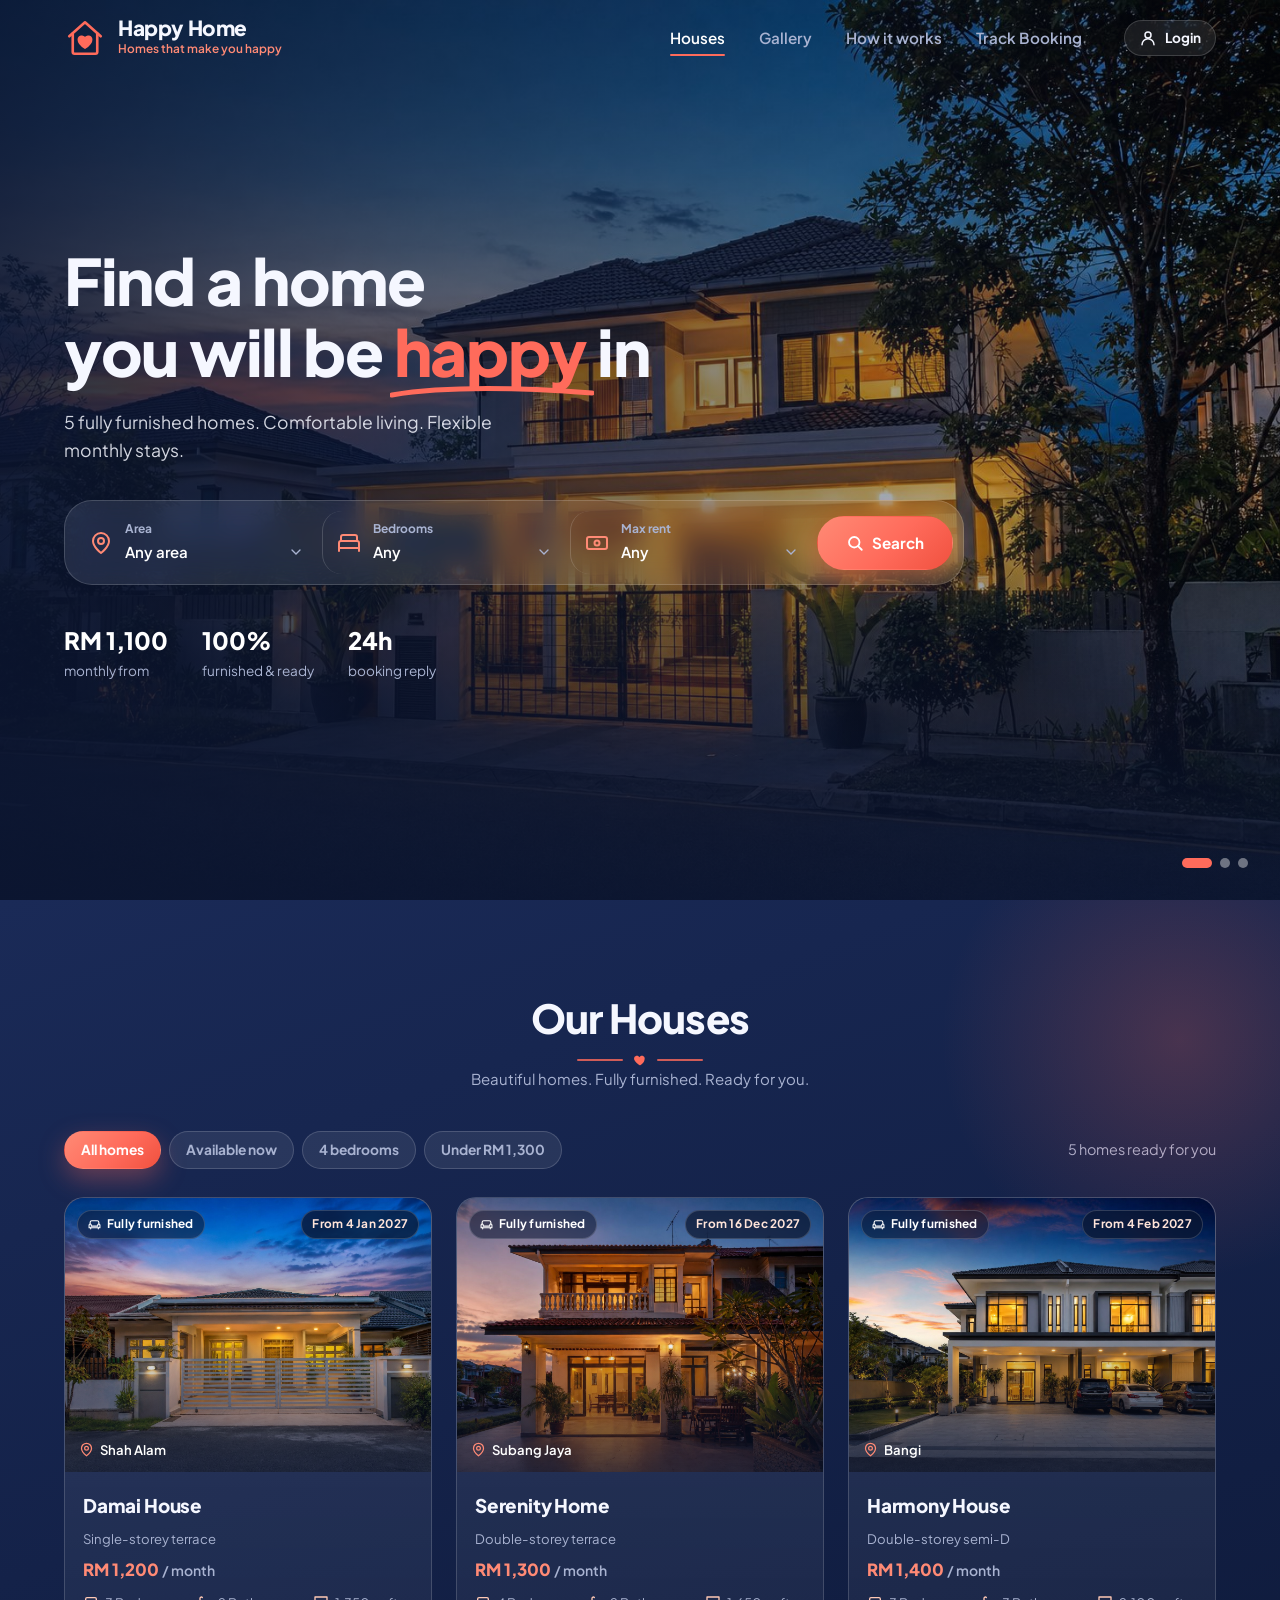
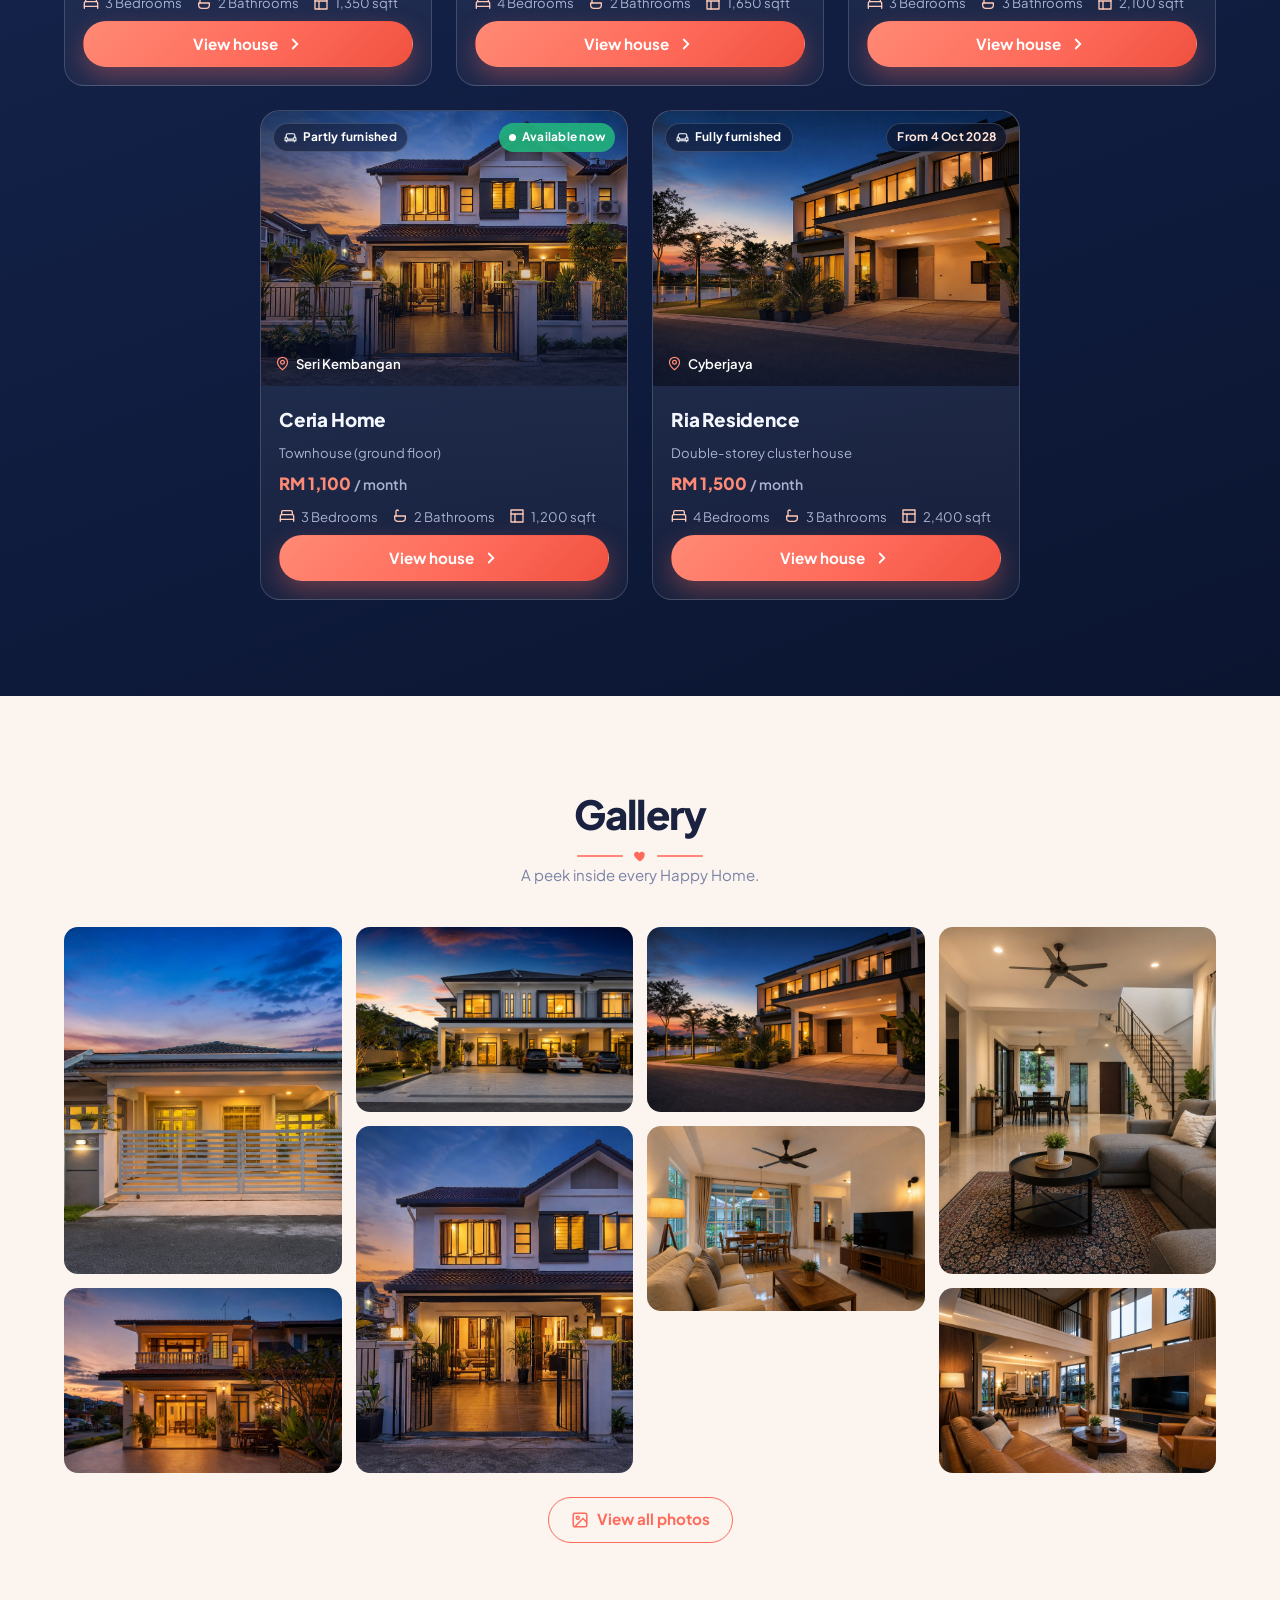
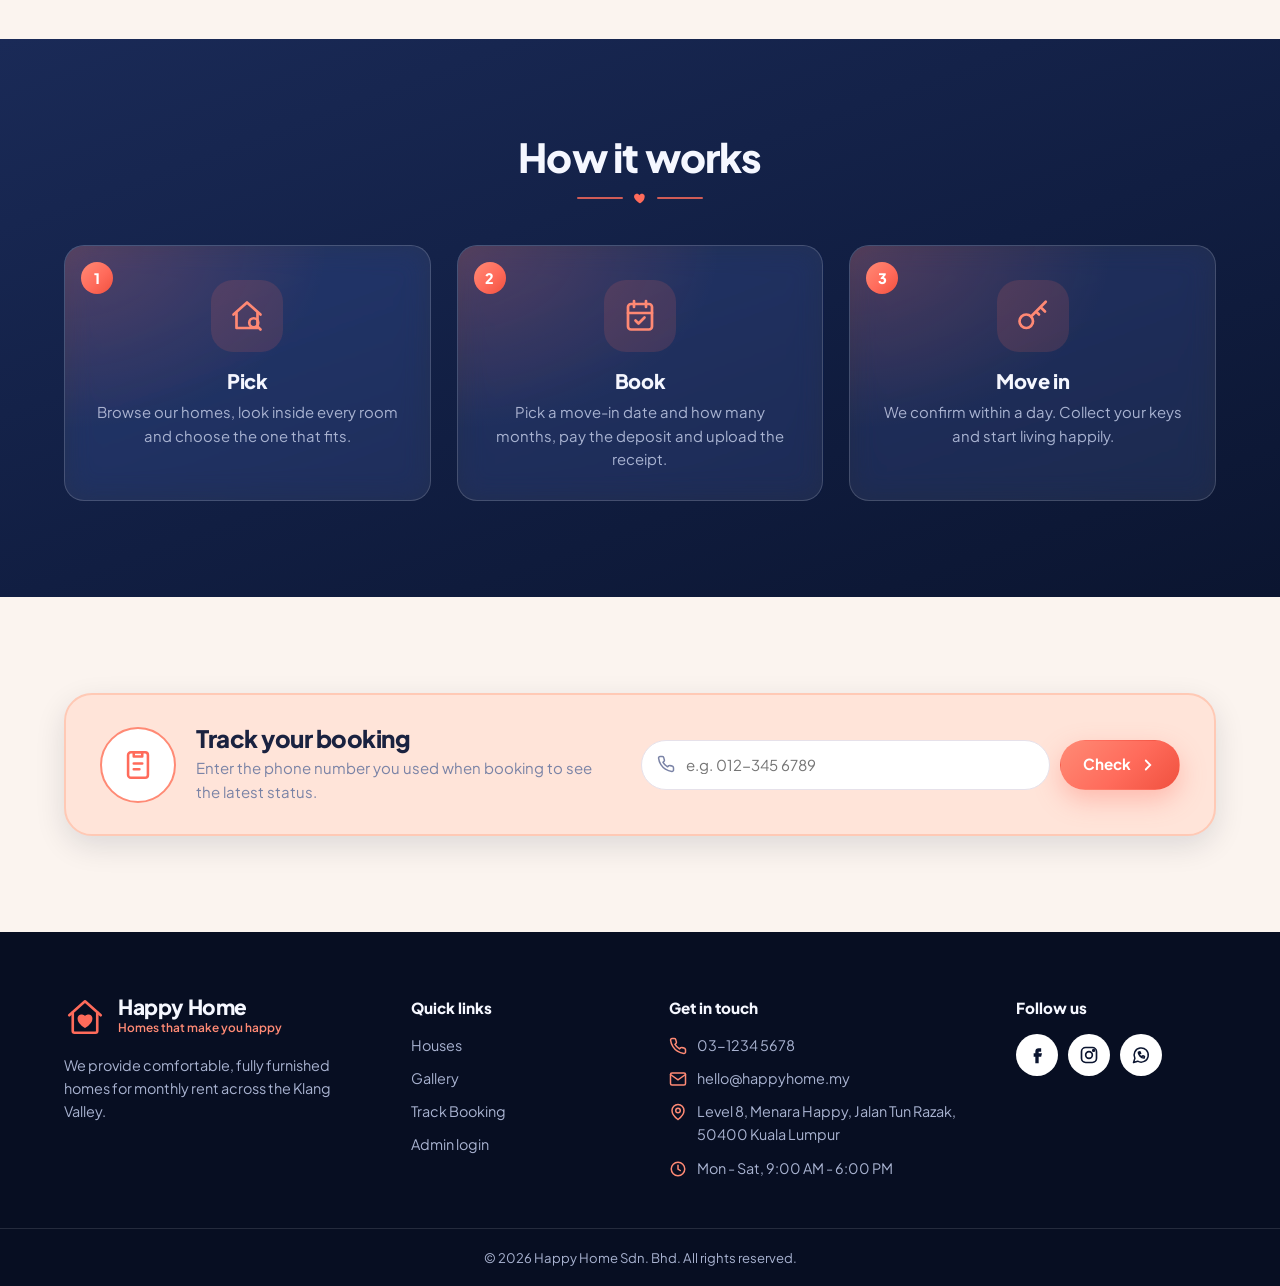
<file: index.html>
<!doctype html>
<html lang="en">
<head>
  <meta charset="utf-8">
  <meta name="viewport" content="width=device-width, initial-scale=1, viewport-fit=cover">
  <title>Happy Home · Furnished houses for monthly rent</title>
  <meta name="description" content="Happy Home rents five fully furnished houses across the Klang Valley by the month. Browse every room, book online and track your booking with your phone number.">
  <meta name="theme-color" content="#0b1530">
  <link rel="icon" href="assets/img/favicon.svg" type="image/svg+xml">
  <link rel="preconnect" href="https://fonts.googleapis.com">
  <link rel="preconnect" href="https://fonts.gstatic.com" crossorigin>
  <link href="https://fonts.googleapis.com/css2?family=Plus+Jakarta+Sans:wght@400;500;600;700;800&display=swap" rel="stylesheet">
  <link rel="stylesheet" href="css/base.css">
  <link rel="stylesheet" href="css/components.css">
  <link rel="stylesheet" href="css/landing.css">
  <link rel="stylesheet" href="css/track.css">
</head>
<body class="landing">

  <!-- ============================================================ Navbar -->
  <header class="nav" id="nav">
    <div class="container nav__inner">
      <a href="#top" class="brand">
        <img src="assets/img/logo.svg" alt="" width="42" height="42">
        <span><strong data-setting="company.name">Happy Home</strong><small data-setting="company.tagline">Homes that make you happy</small></span>
      </a>
      <nav class="nav__links" aria-label="Main">
        <a href="#houses">Houses</a>
        <a href="#gallery">Gallery</a>
        <a href="#how">How it works</a>
        <a href="#track">Track Booking</a>
      </nav>
      <a href="admin/login.html" class="btn btn--glass btn--sm nav__login">
        <svg viewBox="0 0 24 24" fill="none" stroke="currentColor" stroke-width="2" stroke-linecap="round"><circle cx="12" cy="8" r="4"/><path d="M4 21a8 8 0 0 1 16 0"/></svg>
        <span>Login</span>
      </a>
    </div>
  </header>

  <main id="top">
    <!-- ============================================================ Hero -->
    <section class="hero" id="hero">
      <div class="hero__slides" aria-hidden="true">
        <div class="hero__slide is-active" data-src="assets/img/hero-1.jpg"></div>
        <div class="hero__slide" data-src="assets/img/hero-2.jpg"></div>
        <div class="hero__slide" data-src="assets/img/hero-3.jpg"></div>
      </div>
      <div class="hero__shade" aria-hidden="true"></div>

      <div class="container hero__content">
        <h1 class="h1 hero__title fade-up">Find a home<br>you will be <span class="underline-swoosh">happy</span> in</h1>
        <p class="hero__lead fade-up" style="animation-delay:120ms">
          <span id="heroCount">5</span> fully furnished homes. Comfortable living. Flexible monthly stays.
        </p>

        <form class="search glass fade-up" id="searchForm" style="animation-delay:240ms" autocomplete="off">
          <label class="search__field">
            <svg viewBox="0 0 24 24" fill="none" stroke="currentColor" stroke-width="2" stroke-linecap="round" stroke-linejoin="round"><path d="M20 10c0 6-8 12-8 12s-8-6-8-12a8 8 0 0 1 16 0Z"/><circle cx="12" cy="10" r="3"/></svg>
            <span>
              <small>Area</small>
              <select id="fArea" aria-label="Area"><option value="">Any area</option></select>
            </span>
          </label>
          <label class="search__field">
            <svg viewBox="0 0 24 24" fill="none" stroke="currentColor" stroke-width="2" stroke-linecap="round" stroke-linejoin="round"><path d="M2 20v-8a2 2 0 0 1 2-2h16a2 2 0 0 1 2 2v8"/><path d="M4 10V6a2 2 0 0 1 2-2h12a2 2 0 0 1 2 2v4"/><path d="M2 17h20"/></svg>
            <span>
              <small>Bedrooms</small>
              <select id="fBeds" aria-label="Bedrooms">
                <option value="">Any</option>
                <option value="2">2+ bedrooms</option>
                <option value="3">3+ bedrooms</option>
                <option value="4">4+ bedrooms</option>
              </select>
            </span>
          </label>
          <label class="search__field">
            <svg viewBox="0 0 24 24" fill="none" stroke="currentColor" stroke-width="2" stroke-linecap="round" stroke-linejoin="round"><rect x="2" y="6" width="20" height="12" rx="2"/><circle cx="12" cy="12" r="2.5"/></svg>
            <span>
              <small>Max rent</small>
              <select id="fRent" aria-label="Maximum monthly rent">
                <option value="">Any</option>
                <option value="1200">Up to RM 1,200</option>
                <option value="1300">Up to RM 1,300</option>
                <option value="1400">Up to RM 1,400</option>
                <option value="1600">Up to RM 1,600</option>
              </select>
            </span>
          </label>
          <button class="btn btn--primary search__btn" type="submit">
            <svg viewBox="0 0 24 24" fill="none" stroke="currentColor" stroke-width="2.4" stroke-linecap="round"><circle cx="11" cy="11" r="7"/><path d="m21 21-4.3-4.3"/></svg>
            <span>Search</span>
          </button>
        </form>

        <ul class="hero__facts fade-up" style="animation-delay:360ms">
          <li><strong id="factFrom">RM 1,100</strong><span>monthly from</span></li>
          <li><strong>100%</strong><span>furnished &amp; ready</span></li>
          <li><strong>24h</strong><span>booking reply</span></li>
        </ul>
      </div>

      <div class="hero__dots" id="heroDots" aria-label="Choose photo"></div>
    </section>

    <!-- ============================================================ Houses -->
    <section class="section section--navy houses" id="houses">
      <div class="container">
        <div class="section-title reveal">
          <h2 class="h2">Our Houses</h2>
          <div class="heart-divider"><svg viewBox="0 0 24 24" fill="currentColor"><path d="M12 21s-7.5-4.6-9.6-9.2C.8 8.3 3 4.5 6.7 4.5c2.1 0 3.6 1.1 4.3 2.6.7-1.5 2.2-2.6 4.3-2.6 3.7 0 5.9 3.8 4.3 7.3C19.5 16.4 12 21 12 21Z"/></svg></div>
          <p class="muted">Beautiful homes. Fully furnished. Ready for you.</p>
        </div>

        <div class="filter-bar reveal" style="--i:1">
          <div class="chips" id="houseChips" role="tablist" aria-label="Filter houses">
            <button class="chip is-active" data-chip="all" type="button">All homes</button>
            <button class="chip" data-chip="now" type="button">Available now</button>
            <button class="chip" data-chip="big" type="button">4 bedrooms</button>
            <button class="chip" data-chip="budget" type="button">Under RM 1,300</button>
          </div>
          <p class="filter-bar__count" id="houseCount" aria-live="polite"></p>
        </div>

        <div class="house-grid" id="houseGrid"></div>
      </div>
    </section>

    <!-- ============================================================ Gallery -->
    <section class="section section--cream gallery" id="gallery">
      <div class="container">
        <div class="section-title reveal">
          <h2 class="h2">Gallery</h2>
          <div class="heart-divider"><svg viewBox="0 0 24 24" fill="currentColor"><path d="M12 21s-7.5-4.6-9.6-9.2C.8 8.3 3 4.5 6.7 4.5c2.1 0 3.6 1.1 4.3 2.6.7-1.5 2.2-2.6 4.3-2.6 3.7 0 5.9 3.8 4.3 7.3C19.5 16.4 12 21 12 21Z"/></svg></div>
          <p class="muted">A peek inside every Happy Home.</p>
        </div>
        <div class="gallery-grid" id="galleryGrid"></div>
        <div class="gallery__more reveal">
          <button class="btn btn--outline" id="galleryAll" type="button">
            <svg viewBox="0 0 24 24" fill="none" stroke="currentColor" stroke-width="2" stroke-linecap="round"><rect x="3" y="3" width="18" height="18" rx="2"/><circle cx="9" cy="9" r="2"/><path d="m21 15-5-5L5 21"/></svg>
            View all photos
          </button>
        </div>
      </div>
    </section>

    <!-- ============================================================ How it works -->
    <section class="section section--navy how" id="how">
      <div class="container">
        <div class="section-title reveal">
          <h2 class="h2">How it works</h2>
          <div class="heart-divider"><svg viewBox="0 0 24 24" fill="currentColor"><path d="M12 21s-7.5-4.6-9.6-9.2C.8 8.3 3 4.5 6.7 4.5c2.1 0 3.6 1.1 4.3 2.6.7-1.5 2.2-2.6 4.3-2.6 3.7 0 5.9 3.8 4.3 7.3C19.5 16.4 12 21 12 21Z"/></svg></div>
        </div>
        <ol class="steps">
          <li class="step glass reveal" style="--i:0">
            <span class="step__num">1</span>
            <span class="step__icon"><svg viewBox="0 0 24 24" fill="none" stroke="currentColor" stroke-width="1.8" stroke-linecap="round" stroke-linejoin="round"><path d="M3 11 12 3l9 8"/><path d="M5 10v10h14V10"/><circle cx="16.5" cy="16.5" r="3"/><path d="m21 21-2.4-2.4"/></svg></span>
            <h3 class="h3">Pick</h3>
            <p>Browse our homes, look inside every room and choose the one that fits.</p>
          </li>
          <li class="step glass reveal" style="--i:1">
            <span class="step__num">2</span>
            <span class="step__icon"><svg viewBox="0 0 24 24" fill="none" stroke="currentColor" stroke-width="1.8" stroke-linecap="round" stroke-linejoin="round"><rect x="4" y="4" width="16" height="17" rx="2"/><path d="M8 2v4M16 2v4M4 10h16"/><path d="m9 15 2 2 4-4"/></svg></span>
            <h3 class="h3">Book</h3>
            <p>Pick a move-in date and how many months, pay the deposit and upload the receipt.</p>
          </li>
          <li class="step glass reveal" style="--i:2">
            <span class="step__num">3</span>
            <span class="step__icon"><svg viewBox="0 0 24 24" fill="none" stroke="currentColor" stroke-width="1.8" stroke-linecap="round" stroke-linejoin="round"><circle cx="7.5" cy="15.5" r="4.5"/><path d="m10.7 12.3 9.8-9.8M17 6l3 3M14 9l2 2"/></svg></span>
            <h3 class="h3">Move in</h3>
            <p>We confirm within a day. Collect your keys and start living happily.</p>
          </li>
        </ol>
      </div>
    </section>

    <!-- ============================================================ Track -->
    <section class="section section--cream track" id="track">
      <div class="container">
        <div class="track-panel reveal">
          <div class="track-panel__intro">
            <span class="track-panel__icon"><svg viewBox="0 0 24 24" fill="none" stroke="currentColor" stroke-width="1.8" stroke-linecap="round" stroke-linejoin="round"><rect x="5" y="3" width="14" height="18" rx="2"/><path d="M9 3h6v3H9z"/><path d="M9 11h6M9 15h4"/></svg></span>
            <div>
              <h2 class="h3">Track your booking</h2>
              <p class="muted">Enter the phone number you used when booking to see the latest status.</p>
            </div>
          </div>
          <form class="track-form" id="trackForm" novalidate>
            <div class="track-form__input">
              <svg viewBox="0 0 24 24" fill="none" stroke="currentColor" stroke-width="2" stroke-linecap="round" stroke-linejoin="round"><path d="M22 16.9v3a2 2 0 0 1-2.2 2 19.8 19.8 0 0 1-8.6-3.1 19.5 19.5 0 0 1-6-6A19.8 19.8 0 0 1 2.1 4.2 2 2 0 0 1 4.1 2h3a2 2 0 0 1 2 1.7c.1.9.4 1.8.7 2.7a2 2 0 0 1-.5 2.1L8 9.8a16 16 0 0 0 6 6l1.3-1.3a2 2 0 0 1 2.1-.4c.9.3 1.8.6 2.7.7a2 2 0 0 1 1.7 2Z"/></svg>
              <input class="input" id="trackPhone" type="tel" inputmode="tel" placeholder="e.g. 012-345 6789" aria-label="Phone number" autocomplete="tel">
            </div>
            <button class="btn btn--primary" type="submit">Check <svg class="chev" viewBox="0 0 24 24" fill="none" stroke="currentColor" stroke-width="2.4" stroke-linecap="round"><path d="m9 18 6-6-6-6"/></svg></button>
          </form>
        </div>
        <div class="track-results" id="trackResults" aria-live="polite"></div>
      </div>
    </section>
  </main>

  <!-- ============================================================ Footer -->
  <footer class="footer" id="contact">
    <div class="container footer__grid">
      <div class="footer__brand">
        <a href="#top" class="brand">
          <img src="assets/img/logo.svg" alt="" width="42" height="42">
          <span><strong data-setting="company.name">Happy Home</strong><small data-setting="company.tagline">Homes that make you happy</small></span>
        </a>
        <p>We provide comfortable, fully furnished homes for monthly rent across the Klang Valley.</p>
      </div>
      <div>
        <h3>Quick links</h3>
        <ul>
          <li><a href="#houses">Houses</a></li>
          <li><a href="#gallery">Gallery</a></li>
          <li><a href="#track">Track Booking</a></li>
          <li><a href="admin/login.html">Admin login</a></li>
        </ul>
      </div>
      <div>
        <h3>Get in touch</h3>
        <ul class="footer__contact">
          <li><svg viewBox="0 0 24 24" fill="none" stroke="currentColor" stroke-width="2" stroke-linecap="round"><path d="M22 16.9v3a2 2 0 0 1-2.2 2 19.8 19.8 0 0 1-8.6-3.1 19.5 19.5 0 0 1-6-6A19.8 19.8 0 0 1 2.1 4.2 2 2 0 0 1 4.1 2h3a2 2 0 0 1 2 1.7c.1.9.4 1.8.7 2.7a2 2 0 0 1-.5 2.1L8 9.8a16 16 0 0 0 6 6l1.3-1.3a2 2 0 0 1 2.1-.4c.9.3 1.8.6 2.7.7a2 2 0 0 1 1.7 2Z"/></svg><span data-setting="company.phone"></span></li>
          <li><svg viewBox="0 0 24 24" fill="none" stroke="currentColor" stroke-width="2" stroke-linecap="round"><rect x="2" y="4" width="20" height="16" rx="2"/><path d="m22 6-10 7L2 6"/></svg><span data-setting="company.email"></span></li>
          <li><svg viewBox="0 0 24 24" fill="none" stroke="currentColor" stroke-width="2" stroke-linecap="round"><path d="M20 10c0 6-8 12-8 12s-8-6-8-12a8 8 0 0 1 16 0Z"/><circle cx="12" cy="10" r="3"/></svg><span data-setting="company.address"></span></li>
          <li><svg viewBox="0 0 24 24" fill="none" stroke="currentColor" stroke-width="2" stroke-linecap="round"><circle cx="12" cy="12" r="9"/><path d="M12 7v5l3 2"/></svg><span data-setting="company.hours"></span></li>
        </ul>
      </div>
      <div>
        <h3>Follow us</h3>
        <div class="footer__social">
          <a href="#" aria-label="Facebook"><svg viewBox="0 0 24 24" fill="currentColor"><path d="M14 8h3V4h-3a4 4 0 0 0-4 4v2H8v4h2v8h4v-8h3l1-4h-4V8Z"/></svg></a>
          <a href="#" aria-label="Instagram"><svg viewBox="0 0 24 24" fill="none" stroke="currentColor" stroke-width="2"><rect x="3" y="3" width="18" height="18" rx="5"/><circle cx="12" cy="12" r="4"/><circle cx="17.5" cy="6.5" r="1" fill="currentColor"/></svg></a>
          <a href="#" class="js-wa" aria-label="WhatsApp" target="_blank" rel="noopener"><svg viewBox="0 0 24 24" fill="none" stroke="currentColor" stroke-width="1.8" stroke-linecap="round" stroke-linejoin="round"><path d="M3 21l1.7-5A8.5 8.5 0 1 1 8 19.4Z"/><path d="M9 10c.5 2 2 3.5 4 4l1.2-1.2 2 .8-.4 2c-3.5.3-7.3-3.5-7-7l2-.4.8 2Z"/></svg></a>
        </div>
      </div>
    </div>
    <div class="footer__bottom">
      <div class="container">© <span id="year"></span> <span data-setting="company.name">Happy Home</span> Sdn. Bhd. All rights reserved.</div>
    </div>
  </footer>

  <!-- ============================================================ Phone bottom nav -->
  <nav class="site-bottom-nav" aria-label="Quick">
    <a href="#top" data-spy="top" class="is-active">
      <svg viewBox="0 0 24 24" fill="none" stroke="currentColor" stroke-width="2" stroke-linecap="round" stroke-linejoin="round"><path d="M3 11 12 3l9 8"/><path d="M5 10v10h14V10"/></svg>
      <span>Home</span>
    </a>
    <a href="#houses" data-spy="houses">
      <svg viewBox="0 0 24 24" fill="none" stroke="currentColor" stroke-width="2" stroke-linecap="round" stroke-linejoin="round"><rect x="3" y="3" width="7" height="7" rx="1.5"/><rect x="14" y="3" width="7" height="7" rx="1.5"/><rect x="3" y="14" width="7" height="7" rx="1.5"/><rect x="14" y="14" width="7" height="7" rx="1.5"/></svg>
      <span>Houses</span>
    </a>
    <a href="#track" data-spy="track">
      <svg viewBox="0 0 24 24" fill="none" stroke="currentColor" stroke-width="2" stroke-linecap="round" stroke-linejoin="round"><rect x="5" y="3" width="14" height="18" rx="2"/><path d="M9 11h6M9 15h4"/></svg>
      <span>Track</span>
    </a>
    <a href="#contact" data-spy="contact">
      <svg viewBox="0 0 24 24" fill="none" stroke="currentColor" stroke-width="2" stroke-linecap="round" stroke-linejoin="round"><path d="M21 15a2 2 0 0 1-2 2H7l-4 4V5a2 2 0 0 1 2-2h14a2 2 0 0 1 2 2Z"/></svg>
      <span>Contact</span>
    </a>
  </nav>

  <script src="js/ui.js"></script>
  <script src="js/seed.js"></script>
  <script src="js/store.js"></script>
  <script src="js/landing.js"></script>
  <script src="js/track.js"></script>
</body>
</html>
</file>
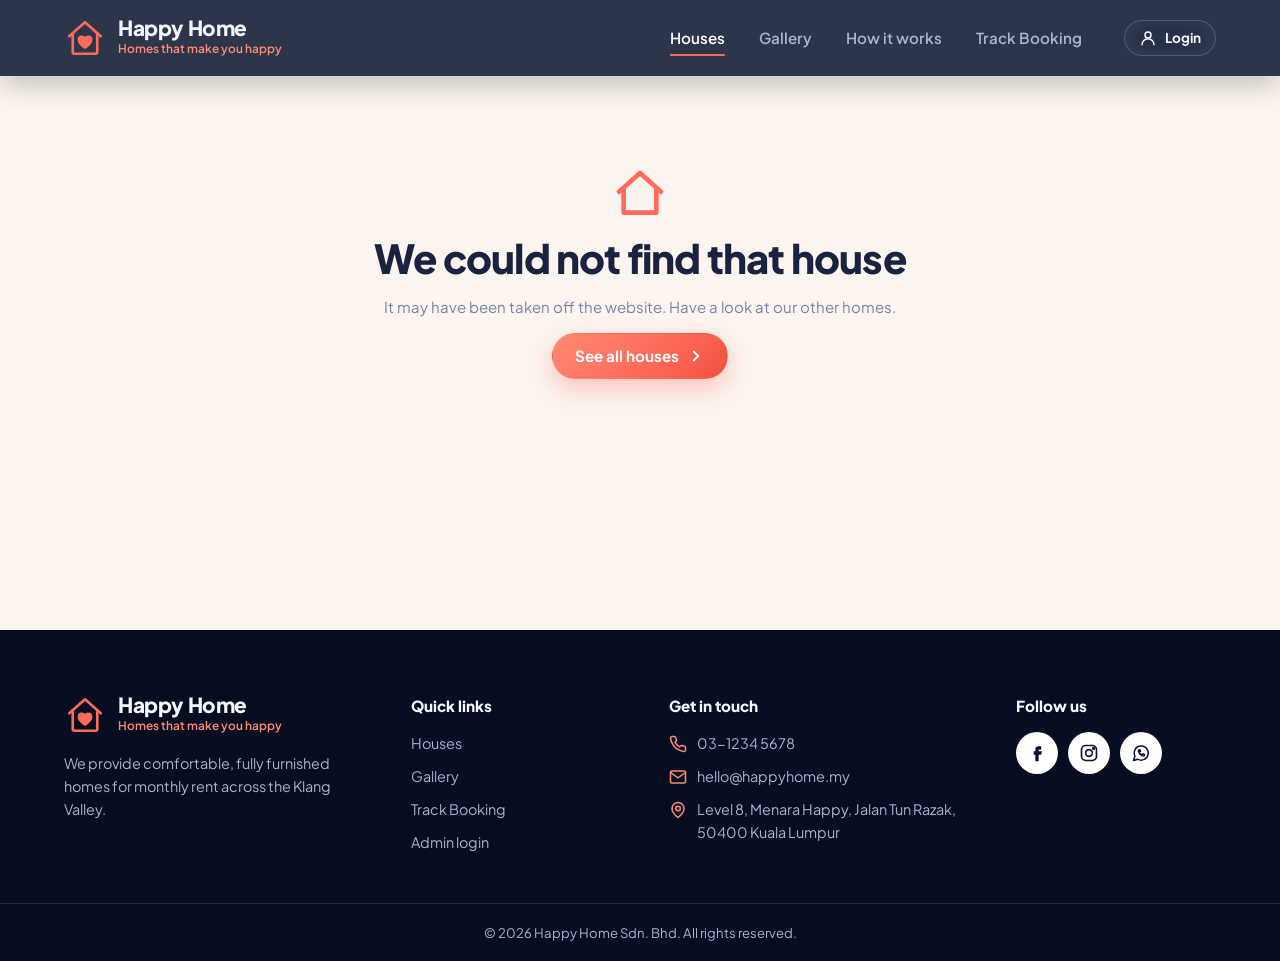
<file: house.html>
<!doctype html>
<html lang="en">
<head>
  <meta charset="utf-8">
  <meta name="viewport" content="width=device-width, initial-scale=1, viewport-fit=cover">
  <title>House · Happy Home</title>
  <meta name="description" content="See every room of this Happy Home house, what is inside, the monthly rent and when you can move in - then book it online.">
  <meta name="theme-color" content="#0b1530">
  <link rel="icon" href="assets/img/favicon.svg" type="image/svg+xml">
  <link rel="preconnect" href="https://fonts.googleapis.com">
  <link rel="preconnect" href="https://fonts.gstatic.com" crossorigin>
  <link href="https://fonts.googleapis.com/css2?family=Plus+Jakarta+Sans:wght@400;500;600;700;800&display=swap" rel="stylesheet">
  <link rel="stylesheet" href="css/base.css">
  <link rel="stylesheet" href="css/components.css">
  <link rel="stylesheet" href="css/landing.css">
  <link rel="stylesheet" href="css/house.css">
</head>
<body class="landing house-page">

  <header class="nav nav--solid" id="nav">
    <div class="container nav__inner">
      <a href="index.html" class="brand">
        <img src="assets/img/logo.svg" alt="" width="42" height="42">
        <span><strong data-setting="company.name">Happy Home</strong><small data-setting="company.tagline">Homes that make you happy</small></span>
      </a>
      <nav class="nav__links" aria-label="Main">
        <a href="index.html#houses" class="is-active">Houses</a>
        <a href="index.html#gallery">Gallery</a>
        <a href="index.html#how">How it works</a>
        <a href="index.html#track">Track Booking</a>
      </nav>
      <a href="admin/login.html" class="btn btn--glass btn--sm nav__login">
        <svg viewBox="0 0 24 24" fill="none" stroke="currentColor" stroke-width="2" stroke-linecap="round"><circle cx="12" cy="8" r="4"/><path d="M4 21a8 8 0 0 1 16 0"/></svg>
        <span>Login</span>
      </a>
    </div>
  </header>

  <main id="houseRoot" class="house-root">
    <!-- Filled by js/house.js -->
    <div class="container house-loading">
      <div class="skeleton house-loading__media"></div>
      <div class="skeleton house-loading__line"></div>
      <div class="skeleton house-loading__line house-loading__line--short"></div>
    </div>
  </main>

  <!-- ============================================================ Booking modal -->
  <div class="modal-backdrop" id="bookModal">
    <div class="modal modal--wide book-modal" role="dialog" aria-modal="true" aria-labelledby="bookTitle">
      <div class="modal__head">
        <div>
          <p class="eyebrow">Book this house</p>
          <h2 class="h3" id="bookTitle">House</h2>
        </div>
        <button class="close-x" data-close aria-label="Close">
          <svg viewBox="0 0 24 24" fill="none" stroke="currentColor" stroke-width="2.2" stroke-linecap="round"><path d="M6 6l12 12M18 6 6 18"/></svg>
        </button>
      </div>
      <div class="modal__body" id="bookBody"></div>
      <div class="modal__foot" id="bookFoot"></div>
    </div>
  </div>

  <footer class="footer" id="contact">
    <div class="container footer__grid">
      <div class="footer__brand">
        <a href="index.html" class="brand">
          <img src="assets/img/logo.svg" alt="" width="42" height="42">
          <span><strong data-setting="company.name">Happy Home</strong><small data-setting="company.tagline">Homes that make you happy</small></span>
        </a>
        <p>We provide comfortable, fully furnished homes for monthly rent across the Klang Valley.</p>
      </div>
      <div>
        <h3>Quick links</h3>
        <ul>
          <li><a href="index.html#houses">Houses</a></li>
          <li><a href="index.html#gallery">Gallery</a></li>
          <li><a href="index.html#track">Track Booking</a></li>
          <li><a href="admin/login.html">Admin login</a></li>
        </ul>
      </div>
      <div>
        <h3>Get in touch</h3>
        <ul class="footer__contact">
          <li><svg viewBox="0 0 24 24" fill="none" stroke="currentColor" stroke-width="2" stroke-linecap="round"><path d="M22 16.9v3a2 2 0 0 1-2.2 2 19.8 19.8 0 0 1-8.6-3.1 19.5 19.5 0 0 1-6-6A19.8 19.8 0 0 1 2.1 4.2 2 2 0 0 1 4.1 2h3a2 2 0 0 1 2 1.7c.1.9.4 1.8.7 2.7a2 2 0 0 1-.5 2.1L8 9.8a16 16 0 0 0 6 6l1.3-1.3a2 2 0 0 1 2.1-.4c.9.3 1.8.6 2.7.7a2 2 0 0 1 1.7 2Z"/></svg><span data-setting="company.phone"></span></li>
          <li><svg viewBox="0 0 24 24" fill="none" stroke="currentColor" stroke-width="2" stroke-linecap="round"><rect x="2" y="4" width="20" height="16" rx="2"/><path d="m22 6-10 7L2 6"/></svg><span data-setting="company.email"></span></li>
          <li><svg viewBox="0 0 24 24" fill="none" stroke="currentColor" stroke-width="2" stroke-linecap="round"><path d="M20 10c0 6-8 12-8 12s-8-6-8-12a8 8 0 0 1 16 0Z"/><circle cx="12" cy="10" r="3"/></svg><span data-setting="company.address"></span></li>
        </ul>
      </div>
      <div>
        <h3>Follow us</h3>
        <div class="footer__social">
          <a href="#" aria-label="Facebook"><svg viewBox="0 0 24 24" fill="currentColor"><path d="M14 8h3V4h-3a4 4 0 0 0-4 4v2H8v4h2v8h4v-8h3l1-4h-4V8Z"/></svg></a>
          <a href="#" aria-label="Instagram"><svg viewBox="0 0 24 24" fill="none" stroke="currentColor" stroke-width="2"><rect x="3" y="3" width="18" height="18" rx="5"/><circle cx="12" cy="12" r="4"/><circle cx="17.5" cy="6.5" r="1" fill="currentColor"/></svg></a>
          <a href="#" class="js-wa" aria-label="WhatsApp" target="_blank" rel="noopener"><svg viewBox="0 0 24 24" fill="none" stroke="currentColor" stroke-width="1.8" stroke-linecap="round" stroke-linejoin="round"><path d="M3 21l1.7-5A8.5 8.5 0 1 1 8 19.4Z"/><path d="M9 10c.5 2 2 3.5 4 4l1.2-1.2 2 .8-.4 2c-3.5.3-7.3-3.5-7-7l2-.4.8 2Z"/></svg></a>
        </div>
      </div>
    </div>
    <div class="footer__bottom">
      <div class="container">© <span id="year"></span> <span data-setting="company.name">Happy Home</span> Sdn. Bhd. All rights reserved.</div>
    </div>
  </footer>

  <nav class="site-bottom-nav" aria-label="Quick">
    <a href="index.html">
      <svg viewBox="0 0 24 24" fill="none" stroke="currentColor" stroke-width="2" stroke-linecap="round" stroke-linejoin="round"><path d="M3 11 12 3l9 8"/><path d="M5 10v10h14V10"/></svg>
      <span>Home</span>
    </a>
    <a href="index.html#houses" class="is-active">
      <svg viewBox="0 0 24 24" fill="none" stroke="currentColor" stroke-width="2" stroke-linecap="round" stroke-linejoin="round"><rect x="3" y="3" width="7" height="7" rx="1.5"/><rect x="14" y="3" width="7" height="7" rx="1.5"/><rect x="3" y="14" width="7" height="7" rx="1.5"/><rect x="14" y="14" width="7" height="7" rx="1.5"/></svg>
      <span>Houses</span>
    </a>
    <a href="index.html#track">
      <svg viewBox="0 0 24 24" fill="none" stroke="currentColor" stroke-width="2" stroke-linecap="round" stroke-linejoin="round"><rect x="5" y="3" width="14" height="18" rx="2"/><path d="M9 11h6M9 15h4"/></svg>
      <span>Track</span>
    </a>
    <a href="#contact">
      <svg viewBox="0 0 24 24" fill="none" stroke="currentColor" stroke-width="2" stroke-linecap="round" stroke-linejoin="round"><path d="M21 15a2 2 0 0 1-2 2H7l-4 4V5a2 2 0 0 1 2-2h14a2 2 0 0 1 2 2Z"/></svg>
      <span>Contact</span>
    </a>
  </nav>

  <script src="js/ui.js"></script>
  <script src="js/seed.js"></script>
  <script src="js/store.js"></script>
  <script src="js/house.js"></script>
  <script src="js/booking.js"></script>
</body>
</html>
</file>
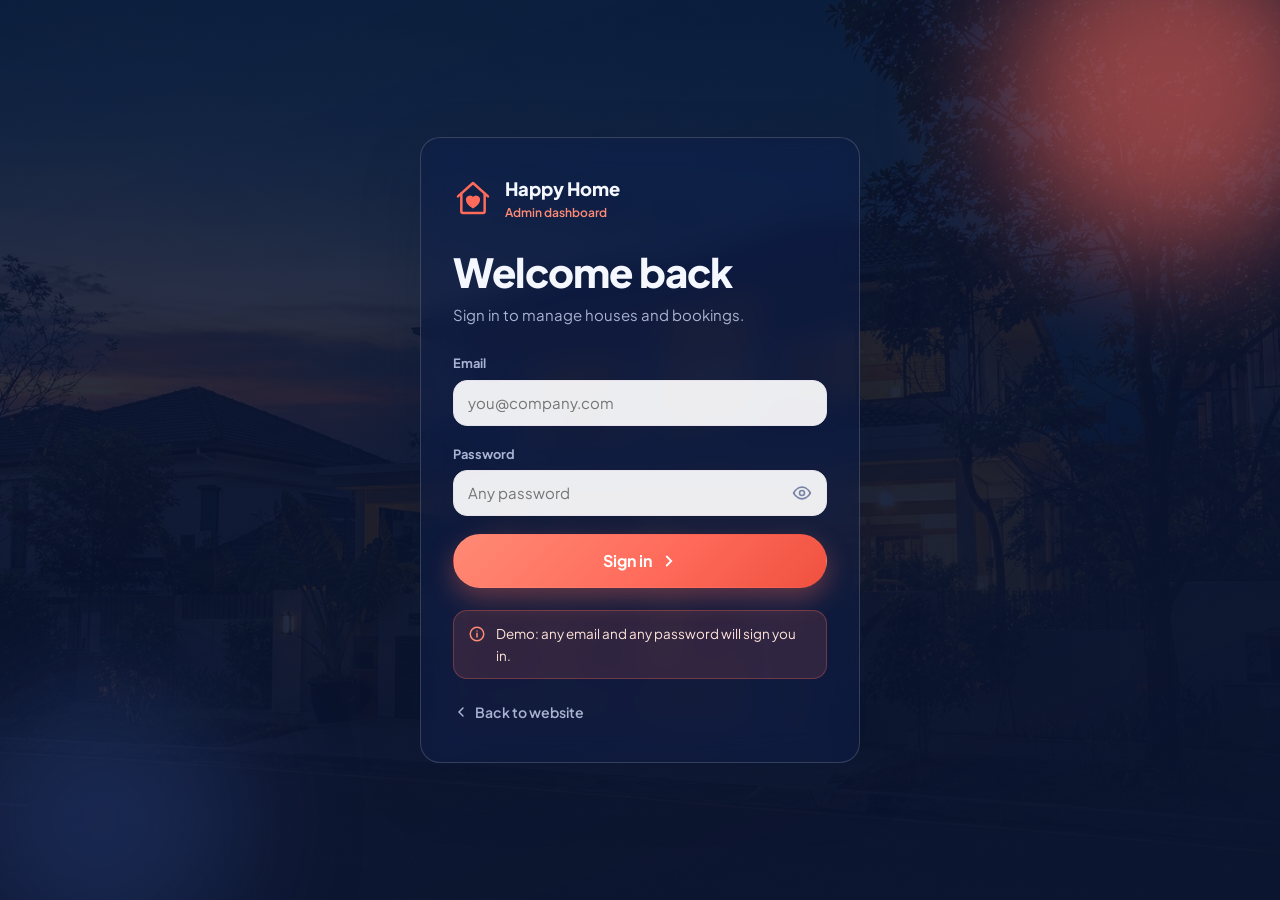
<file: admin/login.html>
<!doctype html>
<html lang="en" data-base="../">
<head>
  <meta charset="utf-8">
  <meta name="viewport" content="width=device-width, initial-scale=1">
  <title>Admin Login · Happy Home</title>
  <meta name="description" content="Happy Home admin sign-in.">
  <link rel="icon" href="../assets/img/favicon.svg" type="image/svg+xml">
  <link rel="preconnect" href="https://fonts.googleapis.com">
  <link rel="preconnect" href="https://fonts.gstatic.com" crossorigin>
  <link href="https://fonts.googleapis.com/css2?family=Plus+Jakarta+Sans:wght@400;500;600;700;800&display=swap" rel="stylesheet">
  <link rel="stylesheet" href="../css/base.css">
  <link rel="stylesheet" href="../css/components.css">
  <link rel="stylesheet" href="../css/login.css">
</head>
<body class="login-page">
  <div class="login-bg" aria-hidden="true">
    <img src="../assets/img/hero-1.jpg" alt="" class="login-bg__img" onerror="this.remove()">
    <span class="login-bg__orb login-bg__orb--a"></span>
    <span class="login-bg__orb login-bg__orb--b"></span>
  </div>

  <main class="login-card glass fade-up">
    <a href="../index.html" class="login-brand">
      <img src="../assets/img/logo.svg" alt="" width="40" height="40">
      <span><strong>Happy Home</strong><small>Admin dashboard</small></span>
    </a>

    <h1 class="h2">Welcome back</h1>
    <p class="login-sub">Sign in to manage houses and bookings.</p>

    <form id="loginForm" class="login-form" novalidate>
      <div class="field">
        <label for="email">Email</label>
        <input class="input" id="email" name="email" type="email" autocomplete="username" placeholder="you@company.com" required>
      </div>
      <div class="field">
        <label for="password">Password</label>
        <div class="pw-wrap">
          <input class="input" id="password" name="password" type="password" autocomplete="current-password" placeholder="Any password" required>
          <button type="button" class="pw-toggle" id="pwToggle" aria-label="Show password">
            <svg viewBox="0 0 24 24" fill="none" stroke="currentColor" stroke-width="2" stroke-linecap="round"><path d="M2 12s3.6-7 10-7 10 7 10 7-3.6 7-10 7S2 12 2 12Z"/><circle cx="12" cy="12" r="3"/></svg>
          </button>
        </div>
      </div>
      <button class="btn btn--primary btn--lg btn--block" type="submit">
        Sign in
        <svg class="chev" viewBox="0 0 24 24" fill="none" stroke="currentColor" stroke-width="2.4" stroke-linecap="round"><path d="m9 18 6-6-6-6"/></svg>
      </button>
    </form>

    <div class="login-demo">
      <svg viewBox="0 0 24 24" fill="none" stroke="currentColor" stroke-width="2" stroke-linecap="round"><circle cx="12" cy="12" r="9"/><path d="M12 11v5m0-8h.01"/></svg>
      <span>Demo: any email and any password will sign you in.</span>
    </div>

    <a href="../index.html" class="login-back">
      <svg viewBox="0 0 24 24" fill="none" stroke="currentColor" stroke-width="2.2" stroke-linecap="round"><path d="m15 18-6-6 6-6"/></svg>
      Back to website
    </a>
  </main>

  <script src="../js/ui.js"></script>
  <script src="../js/seed.js"></script>
  <script src="../js/store.js"></script>
  <script>
    (function () {
      const U = window.UI;
      const S = window.Store;
      if (S.getSession()) {
        location.replace("dashboard.html");
        return;
      }
      const form = U.qs("#loginForm");
      const email = U.qs("#email");
      const pw = U.qs("#password");
      U.qs("#pwToggle").addEventListener("click", () => {
        pw.type = pw.type === "password" ? "text" : "password";
      });
      [email, pw].forEach((i) => i.addEventListener("input", () => U.clearInvalid(i)));
      form.addEventListener("submit", (e) => {
        e.preventDefault();
        const res = S.login(email.value, pw.value);
        if (!res.ok) {
          U.setInvalid(res.field === "email" ? email : pw, res.reason);
          return;
        }
        const btn = U.qs("button[type=submit]", form);
        btn.classList.add("is-loading");
        U.toast(`Welcome, ${res.session.name}!`, "success");
        setTimeout(() => location.replace("dashboard.html"), 450);
      });
    })();
  </script>
</body>
</html>
</file>
<file: css/base.css>
/* ==========================================================================
   Happy Home - base.css
   Design tokens (Concept C: bold contemporary - navy, coral, frosted glass),
   reset, typography, layout, buttons, forms, cards, badges, skeleton
   shimmer, scroll reveal and keyframes. Overlays live in components.css.
   Shared by the landing pages and the admin dashboard.
   ========================================================================== */

/* ------------------------------------------------------------------ Tokens */
:root {
  --navy-950: #070e22;
  --navy-900: #0b1530;
  --navy-800: #111e42;
  --navy-700: #1a2a57;
  --navy-600: #24376b;
  --coral-600: #f0513f;
  --coral-500: #ff6b5b;
  --coral-400: #ff8a75;
  --peach-200: #ffc9b5;
  --peach-100: #ffe4d9;
  --cream-50: #fbf4ef;
  --cream-100: #f5ebe3;
  --white: #ffffff;

  --ink: #1a2240;
  --ink-soft: #4a5378;
  --ink-mute: #7a83a6;
  --on-dark: #f5f7ff;
  --on-dark-mute: #a9b3d1;
  --line: #e6e1ea;
  --line-dark: rgba(255, 255, 255, 0.12);

  --success: #22b07d;
  --success-bg: #e3f7ef;
  --warning: #f2a93b;
  --warning-bg: #fff3dd;
  --danger: #e5484d;
  --danger-bg: #fde8e8;
  --info: #4d7cfe;
  --info-bg: #e7eeff;

  --glass-bg: rgba(255, 255, 255, 0.08);
  --glass-bg-strong: rgba(255, 255, 255, 0.14);
  --glass-border: rgba(255, 255, 255, 0.16);
  --glass-blur: 14px;

  --grad-coral: linear-gradient(135deg, #ff8a75 0%, #ff6b5b 55%, #f0513f 100%);
  --grad-navy: linear-gradient(160deg, #1a2a57 0%, #111e42 55%, #0b1530 100%);
  --grad-glow: radial-gradient(120% 120% at 0% 0%, rgba(255, 107, 91, 0.28) 0%, rgba(255, 107, 91, 0) 60%);

  --font: "Plus Jakarta Sans", system-ui, -apple-system, "Segoe UI", Roboto, sans-serif;

  --r-sm: 8px;
  --r-md: 14px;
  --r-lg: 20px;
  --r-xl: 28px;
  --r-pill: 999px;

  --shadow-sm: 0 2px 8px rgba(11, 21, 48, 0.08);
  --shadow-md: 0 10px 30px rgba(11, 21, 48, 0.12);
  --shadow-lg: 0 24px 60px rgba(11, 21, 48, 0.22);
  --shadow-coral: 0 10px 26px rgba(255, 107, 91, 0.35);

  --ease: cubic-bezier(0.22, 0.61, 0.36, 1);
  --ease-spring: cubic-bezier(0.34, 1.56, 0.64, 1);
  --t-fast: 160ms;
  --t-med: 280ms;
  --t-slow: 520ms;

  --container: 1200px;
  --gutter: 24px;
  --nav-h: 76px;
  --bottom-nav-h: 68px;
}

/* ------------------------------------------------------------------- Reset */
*,
*::before,
*::after {
  box-sizing: border-box;
}

html {
  -webkit-text-size-adjust: 100%;
  scroll-behavior: smooth;
}

body {
  margin: 0;
  font-family: var(--font);
  font-size: 15px;
  line-height: 1.6;
  color: var(--ink);
  background: var(--cream-50);
  -webkit-font-smoothing: antialiased;
  /* clip (not hidden) so <body> never becomes its own scroll container */
  overflow-x: clip;
}

body.modal-open {
  overflow: hidden;
}

img,
svg,
video {
  display: block;
  max-width: 100%;
}

img {
  height: auto;
}

a {
  color: inherit;
  text-decoration: none;
}

button,
input,
select,
textarea {
  font: inherit;
  color: inherit;
}

button {
  cursor: pointer;
  background: none;
  border: 0;
  padding: 0;
}

h1,
h2,
h3,
h4,
p {
  margin: 0;
}

ul,
ol {
  margin: 0;
  padding: 0;
  list-style: none;
}

:focus-visible {
  outline: 2px solid var(--coral-500);
  outline-offset: 3px;
  border-radius: 6px;
}

::selection {
  background: var(--coral-500);
  color: var(--white);
}

/* -------------------------------------------------------------- Typography */
.h1,
.h2,
.h3,
.h4 {
  font-weight: 800;
  letter-spacing: -0.02em;
  line-height: 1.12;
}

.h1 {
  font-size: clamp(2.3rem, 5.2vw, 4rem);
}

.h2 {
  font-size: clamp(1.7rem, 3.4vw, 2.5rem);
}

.h3 {
  font-size: 1.25rem;
}

.h4 {
  font-size: 1.05rem;
}

.eyebrow {
  display: inline-block;
  font-size: 0.75rem;
  font-weight: 700;
  letter-spacing: 0.14em;
  text-transform: uppercase;
  color: var(--coral-500);
}

.lead {
  font-size: 1.08rem;
  color: var(--ink-soft);
}

.muted {
  color: var(--ink-mute);
}

.small {
  font-size: 0.85rem;
}

.text-coral {
  color: var(--coral-500);
}

/* "happy" word with a hand-drawn coral underline */
.underline-swoosh {
  position: relative;
  color: var(--coral-500);
  white-space: nowrap;
}

.underline-swoosh::after {
  content: "";
  position: absolute;
  left: -2%;
  right: -4%;
  bottom: -0.12em;
  height: 0.22em;
  background: url("data:image/svg+xml,%3Csvg xmlns='http://www.w3.org/2000/svg' viewBox='0 0 200 14' preserveAspectRatio='none'%3E%3Cpath d='M2 10 C 50 2, 120 2, 198 8' stroke='%23ff6b5b' stroke-width='5' fill='none' stroke-linecap='round'/%3E%3C/svg%3E") no-repeat center / 100% 100%;
  transform-origin: left;
  animation: swoosh 900ms var(--ease) 500ms both;
}

/* Section title with the coral heart divider underneath */
.section-title {
  text-align: center;
  margin-bottom: 40px;
}

.section-title .h2 + p {
  margin-top: 14px;
}

.heart-divider {
  display: flex;
  align-items: center;
  justify-content: center;
  gap: 10px;
  margin: 12px auto 0;
  color: var(--coral-500);
}

.heart-divider::before,
.heart-divider::after {
  content: "";
  width: 46px;
  height: 2px;
  border-radius: 2px;
  background: currentColor;
  opacity: 0.8;
}

.heart-divider svg {
  width: 14px;
  height: 14px;
}

/* ------------------------------------------------------------------ Layout */
.container {
  width: 100%;
  max-width: var(--container);
  margin: 0 auto;
  padding: 0 var(--gutter);
}

.section {
  padding: 96px 0;
  position: relative;
}

.section--navy {
  background: var(--grad-navy);
  color: var(--on-dark);
}

.section--navy .muted,
.section--navy .lead {
  color: var(--on-dark-mute);
}

.section--cream {
  background: var(--cream-50);
}

.grid {
  display: grid;
  gap: 24px;
}

.stack > * + * {
  margin-top: 12px;
}

.row {
  display: flex;
  align-items: center;
  gap: 12px;
}

.row--between {
  justify-content: space-between;
}

.row--wrap {
  flex-wrap: wrap;
}

.sr-only {
  position: absolute;
  width: 1px;
  height: 1px;
  padding: 0;
  margin: -1px;
  overflow: hidden;
  clip: rect(0, 0, 0, 0);
  border: 0;
}

/* ----------------------------------------------------------------- Buttons */
.btn {
  --btn-bg: var(--white);
  --btn-fg: var(--ink);
  display: inline-flex;
  align-items: center;
  justify-content: center;
  gap: 8px;
  min-height: 46px;
  padding: 0 22px;
  border-radius: var(--r-pill);
  font-weight: 700;
  font-size: 0.95rem;
  white-space: nowrap;
  background: var(--btn-bg);
  color: var(--btn-fg);
  border: 1.5px solid transparent;
  transition: transform var(--t-fast) var(--ease), box-shadow var(--t-med) var(--ease),
    background var(--t-med) var(--ease), color var(--t-med) var(--ease), border-color var(--t-med) var(--ease);
}

.btn svg {
  width: 18px;
  height: 18px;
  flex: none;
}

.btn:hover {
  transform: translateY(-2px);
}

.btn:active {
  transform: translateY(0) scale(0.98);
}

.btn[disabled],
.btn.is-loading {
  opacity: 0.6;
  pointer-events: none;
}

.btn--primary {
  background: var(--grad-coral);
  color: var(--white);
  box-shadow: var(--shadow-coral);
}

.btn--primary:hover {
  box-shadow: 0 14px 34px rgba(255, 107, 91, 0.45);
}

.btn--primary .chev {
  transition: transform var(--t-med) var(--ease);
}

.btn--primary:hover .chev {
  transform: translateX(3px);
}

.btn--navy {
  background: var(--navy-800);
  color: var(--on-dark);
}

.btn--outline {
  background: transparent;
  border-color: var(--coral-500);
  color: var(--coral-500);
}

.btn--outline:hover {
  background: var(--coral-500);
  color: var(--white);
}

.btn--ghost {
  background: transparent;
  border-color: var(--line);
  color: var(--ink);
}

.btn--ghost:hover {
  border-color: var(--ink-mute);
}

.btn--glass {
  background: var(--glass-bg);
  border-color: var(--glass-border);
  color: var(--on-dark);
  backdrop-filter: blur(var(--glass-blur));
  -webkit-backdrop-filter: blur(var(--glass-blur));
}

.btn--glass:hover {
  background: var(--glass-bg-strong);
}

.btn--danger {
  background: var(--danger);
  color: var(--white);
}

.btn--success {
  background: var(--success);
  color: var(--white);
}

.btn--sm {
  min-height: 36px;
  padding: 0 14px;
  font-size: 0.85rem;
}

.btn--lg {
  min-height: 54px;
  padding: 0 30px;
  font-size: 1rem;
}

.btn--block {
  width: 100%;
}

.btn--icon {
  width: 42px;
  min-height: 42px;
  padding: 0;
}

.btn.is-loading::after {
  content: "";
  width: 16px;
  height: 16px;
  border-radius: 50%;
  border: 2px solid currentColor;
  border-right-color: transparent;
  animation: spin 700ms linear infinite;
}

/* ------------------------------------------------------------------- Forms */
.field {
  display: flex;
  flex-direction: column;
  gap: 6px;
  min-width: 0;
}

.field > label,
.label {
  font-size: 0.8rem;
  font-weight: 700;
  color: var(--ink-soft);
}

.input,
.select,
.textarea {
  width: 100%;
  min-height: 46px;
  padding: 10px 14px;
  border-radius: var(--r-md);
  border: 1.5px solid var(--line);
  background: var(--white);
  color: var(--ink);
  transition: border-color var(--t-fast) var(--ease), box-shadow var(--t-fast) var(--ease);
}

.textarea {
  min-height: 96px;
  resize: vertical;
}

.select {
  appearance: none;
  padding-right: 40px;
  background-image: url("data:image/svg+xml,%3Csvg xmlns='http://www.w3.org/2000/svg' viewBox='0 0 24 24' fill='none' stroke='%237a83a6' stroke-width='2' stroke-linecap='round'%3E%3Cpath d='m6 9 6 6 6-6'/%3E%3C/svg%3E");
  background-repeat: no-repeat;
  background-position: right 12px center;
  background-size: 18px;
}

.input:focus,
.select:focus,
.textarea:focus {
  outline: none;
  border-color: var(--coral-500);
  box-shadow: 0 0 0 4px rgba(255, 107, 91, 0.16);
}

.input.is-invalid,
.select.is-invalid,
.textarea.is-invalid {
  border-color: var(--danger);
}

.error-text {
  font-size: 0.78rem;
  color: var(--danger);
}

.hint {
  font-size: 0.78rem;
  color: var(--ink-mute);
}

.form-grid {
  display: grid;
  grid-template-columns: repeat(2, minmax(0, 1fr));
  gap: 16px;
}

.form-grid .span-2 {
  grid-column: span 2;
}

.input-group {
  display: flex;
  align-items: stretch;
}

.input-group > .addon {
  display: flex;
  align-items: center;
  padding: 0 14px;
  border: 1.5px solid var(--line);
  border-right: 0;
  border-radius: var(--r-md) 0 0 var(--r-md);
  background: var(--cream-100);
  font-weight: 700;
  font-size: 0.9rem;
  color: var(--ink-soft);
}

.input-group > .input {
  border-radius: 0 var(--r-md) var(--r-md) 0;
}

.dropzone {
  display: flex;
  flex-direction: column;
  align-items: center;
  justify-content: center;
  gap: 8px;
  padding: 22px;
  border: 2px dashed var(--line);
  border-radius: var(--r-lg);
  background: var(--white);
  color: var(--ink-mute);
  text-align: center;
  cursor: pointer;
  transition: border-color var(--t-fast) var(--ease), background var(--t-fast) var(--ease);
}

.dropzone:hover,
.dropzone.is-drag {
  border-color: var(--coral-500);
  background: var(--peach-100);
}

.dropzone svg {
  width: 28px;
  height: 28px;
  color: var(--coral-500);
}

.dropzone img {
  max-height: 180px;
  border-radius: var(--r-md);
}

/* ------------------------------------------------------------------- Cards */
.card {
  background: var(--white);
  border-radius: var(--r-lg);
  box-shadow: var(--shadow-sm);
  border: 1px solid var(--line);
}

.card__body {
  padding: 22px;
}

.glass {
  background: var(--glass-bg);
  border: 1px solid var(--glass-border);
  backdrop-filter: blur(var(--glass-blur)) saturate(140%);
  -webkit-backdrop-filter: blur(var(--glass-blur)) saturate(140%);
  border-radius: var(--r-lg);
  color: var(--on-dark);
}

.hover-lift {
  transition: transform var(--t-med) var(--ease), box-shadow var(--t-med) var(--ease);
}

.hover-lift:hover {
  transform: translateY(-6px);
  box-shadow: var(--shadow-lg);
}

.img-zoom {
  overflow: hidden;
}

.img-zoom img {
  transition: transform 900ms var(--ease);
}

.hover-lift:hover .img-zoom img,
.img-zoom:hover img {
  transform: scale(1.06);
}

/* ------------------------------------------------------------------ Badges */
.badge {
  display: inline-flex;
  align-items: center;
  gap: 6px;
  padding: 4px 10px;
  border-radius: var(--r-pill);
  font-size: 0.74rem;
  font-weight: 700;
  letter-spacing: 0.02em;
  background: var(--cream-100);
  color: var(--ink-soft);
  white-space: nowrap;
}

.badge svg {
  width: 13px;
  height: 13px;
}

.badge--glass {
  background: rgba(11, 21, 48, 0.55);
  color: var(--white);
  border: 1px solid var(--glass-border);
  backdrop-filter: blur(8px);
  -webkit-backdrop-filter: blur(8px);
}

.badge::before {
  content: none;
}

.badge--dot::before {
  content: "";
  width: 7px;
  height: 7px;
  border-radius: 50%;
  background: currentColor;
}

/* Booking statuses */
.badge--pending {
  background: var(--warning-bg);
  color: #b4750f;
}

.badge--confirmed {
  background: var(--info-bg);
  color: var(--info);
}

.badge--active {
  background: var(--success-bg);
  color: var(--success);
}

.badge--ended {
  background: #eceef4;
  color: var(--ink-mute);
}

.badge--rejected,
.badge--cancelled {
  background: var(--danger-bg);
  color: var(--danger);
}

.badge--hidden {
  background: #eceef4;
  color: var(--ink-mute);
}

/* ------------------------------------------------------- Empty / skeleton */
.empty {
  display: flex;
  flex-direction: column;
  align-items: center;
  gap: 10px;
  padding: 40px 20px;
  text-align: center;
  color: var(--ink-mute);
}

.empty svg {
  width: 44px;
  height: 44px;
  color: var(--peach-200);
}

.skeleton {
  position: relative;
  overflow: hidden;
  background: #e9e4ec;
}

.skeleton::after {
  content: "";
  position: absolute;
  inset: 0;
  transform: translateX(-100%);
  background: linear-gradient(90deg, transparent, rgba(255, 255, 255, 0.55), transparent);
  animation: shimmer 1.4s infinite;
}

/* Images fade in once loaded; their wrapper shimmers until then. */
.img-load {
  opacity: 0;
  transition: opacity var(--t-slow) var(--ease);
}

.img-load.is-loaded {
  opacity: 1;
}

/* ------------------------------------------------------------ Scroll reveal */
.reveal {
  opacity: 0;
  transform: translateY(16px);
  transition: opacity 640ms var(--ease), transform 640ms var(--ease);
  transition-delay: calc(var(--i, 0) * 80ms);
}

.reveal.is-visible {
  opacity: 1;
  transform: none;
}

.reveal--left {
  transform: translateX(-24px);
}

.reveal--zoom {
  transform: scale(0.96);
}

/* --------------------------------------------------------------- Keyframes */
@keyframes spin {
  to {
    transform: rotate(360deg);
  }
}

@keyframes shimmer {
  to {
    transform: translateX(100%);
  }
}

@keyframes toast-in {
  from {
    opacity: 0;
    transform: translateX(30px) scale(0.96);
  }
}

@keyframes toast-out {
  to {
    opacity: 0;
    transform: translateX(30px);
  }
}

@keyframes zoom-in {
  from {
    opacity: 0;
    transform: scale(0.94);
  }
}

@keyframes fade-up {
  from {
    opacity: 0;
    transform: translateY(14px);
  }
}

@keyframes swoosh {
  from {
    transform: scaleX(0);
  }
}

@keyframes pulse-ring {
  0%,
  100% {
    box-shadow: 0 0 0 4px rgba(255, 107, 91, 0.22);
  }
  50% {
    box-shadow: 0 0 0 9px rgba(255, 107, 91, 0.06);
  }
}

@keyframes heartbeat {
  0%,
  100% {
    transform: scale(1);
  }
  15% {
    transform: scale(1.18);
  }
  30% {
    transform: scale(1);
  }
}

.fade-up {
  animation: fade-up var(--t-slow) var(--ease) both;
}

/* -------------------------------------------------------------- Responsive */
@media (max-width: 767px) {
  :root {
    --gutter: 16px;
    --nav-h: 64px;
  }

  .section {
    padding: 64px 0;
  }

  .form-grid {
    grid-template-columns: 1fr;
  }

  .form-grid .span-2 {
    grid-column: auto;
  }
}

/* ---------------------------------------------------------- Reduced motion */
@media (prefers-reduced-motion: reduce) {
  html {
    scroll-behavior: auto;
  }

  *,
  *::before,
  *::after {
    animation-duration: 0.01ms !important;
    animation-iteration-count: 1 !important;
    transition-duration: 0.01ms !important;
    transition-delay: 0ms !important;
  }

  .reveal {
    opacity: 1;
    transform: none;
  }
}
</file>
<file: css/landing.css>
/* ==========================================================================
   Happy Home - landing.css
   Public website: navbar, twilight hero with crossfade + glass search,
   house cards (frosted glass on navy), gallery masonry, how-it-works steps,
   footer and the phone bottom navigation. Shared by house.html for the
   navbar, footer and bottom nav.
   ========================================================================== */

.landing {
  background: var(--navy-900);
}

/* Anchor jumps (#houses, #track...) land below the fixed navbar. */
.landing section[id],
.landing footer[id] {
  scroll-margin-top: calc(var(--nav-h) - 1px);
}

/* ------------------------------------------------------------------ Navbar */
.nav {
  position: fixed;
  inset: 0 0 auto 0;
  z-index: 100;
  height: var(--nav-h);
  color: var(--on-dark);
  transition: background var(--t-med) var(--ease), box-shadow var(--t-med) var(--ease), height var(--t-med) var(--ease);
}

.nav.is-scrolled,
.nav--solid {
  background: rgba(11, 21, 48, 0.86);
  backdrop-filter: blur(14px) saturate(150%);
  -webkit-backdrop-filter: blur(14px) saturate(150%);
  box-shadow: 0 8px 30px rgba(0, 0, 0, 0.22);
}

.nav__inner {
  height: 100%;
  display: flex;
  align-items: center;
  gap: 28px;
}

.brand {
  display: flex;
  align-items: center;
  gap: 12px;
  min-width: 0;
}

.brand strong {
  display: block;
  font-size: 1.3rem;
  font-weight: 800;
  letter-spacing: -0.02em;
  line-height: 1.1;
}

.brand small {
  display: block;
  font-size: 0.74rem;
  font-weight: 600;
  color: var(--coral-400);
}

.brand img {
  transition: transform var(--t-med) var(--ease-spring);
}

.brand:hover img {
  transform: rotate(-8deg) scale(1.06);
}

.nav__links {
  margin-left: auto;
  display: flex;
  gap: 6px;
}

.nav__links a {
  position: relative;
  padding: 10px 14px;
  font-weight: 600;
  font-size: 0.95rem;
  color: var(--on-dark-mute);
  transition: color var(--t-fast) var(--ease);
}

.nav__links a::after {
  content: "";
  position: absolute;
  left: 14px;
  right: 14px;
  bottom: 4px;
  height: 2px;
  border-radius: 2px;
  background: var(--coral-500);
  transform: scaleX(0);
  transition: transform var(--t-med) var(--ease);
}

.nav__links a:hover,
.nav__links a.is-active {
  color: var(--white);
}

.nav__links a:hover::after,
.nav__links a.is-active::after {
  transform: scaleX(1);
}

/* -------------------------------------------------------------------- Hero */
.hero {
  position: relative;
  min-height: min(100vh, 900px);
  display: flex;
  align-items: center;
  padding: calc(var(--nav-h) + 40px) 0 90px;
  color: var(--on-dark);
  overflow: hidden;
  background: var(--navy-900);
}

.hero__slides,
.hero__slide,
.hero__shade {
  position: absolute;
  inset: 0;
}

.hero__slide {
  background-size: cover;
  background-position: center;
  opacity: 0;
  transform: scale(1.08);
  transition: opacity 1400ms var(--ease), transform 7000ms linear;
}

.hero__slide.is-active {
  opacity: 1;
  transform: scale(1);
}

.hero__shade {
  background:
    linear-gradient(90deg, rgba(11, 21, 48, 0.88) 0%, rgba(11, 21, 48, 0.55) 45%, rgba(11, 21, 48, 0.15) 100%),
    linear-gradient(0deg, rgba(11, 21, 48, 0.9) 0%, rgba(11, 21, 48, 0) 40%);
}

.hero__content {
  position: relative;
  z-index: 1;
}

.hero__title {
  max-width: 640px;
}

.hero__lead {
  max-width: 480px;
  margin-top: 20px;
  font-size: 1.1rem;
  color: rgba(245, 247, 255, 0.85);
}

.search {
  display: grid;
  grid-template-columns: repeat(3, minmax(0, 1fr)) auto;
  align-items: center;
  gap: 4px;
  max-width: 900px;
  margin-top: 36px;
  padding: 10px;
  background: rgba(255, 255, 255, 0.1);
  border-radius: var(--r-xl);
}

.search__field {
  display: flex;
  align-items: center;
  gap: 12px;
  padding: 8px 14px;
  border-radius: var(--r-lg);
  cursor: pointer;
  transition: background var(--t-fast) var(--ease);
}

.search__field + .search__field {
  border-left: 1px solid var(--glass-border);
}

.search__field:hover {
  background: rgba(255, 255, 255, 0.08);
}

.search__field > svg {
  width: 24px;
  height: 24px;
  flex: none;
  color: var(--coral-400);
}

.search__field span {
  display: flex;
  flex-direction: column;
  min-width: 0;
  flex: 1;
}

.search__field small {
  font-size: 0.75rem;
  font-weight: 700;
  color: var(--on-dark-mute);
}

.search__field select {
  width: 100%;
  padding: 2px 18px 2px 0;
  border: 0;
  background: transparent url("data:image/svg+xml,%3Csvg xmlns='http://www.w3.org/2000/svg' viewBox='0 0 24 24' fill='none' stroke='%23a9b3d1' stroke-width='2' stroke-linecap='round'%3E%3Cpath d='m6 9 6 6 6-6'/%3E%3C/svg%3E") no-repeat right center / 16px;
  appearance: none;
  color: var(--white);
  font-weight: 600;
  cursor: pointer;
}

.search__field select:focus {
  outline: none;
}

.search__field select option {
  color: var(--ink);
}

.search__btn {
  min-height: 54px;
  padding: 0 28px;
}

.hero__facts {
  display: flex;
  flex-wrap: wrap;
  gap: 34px;
  margin-top: 36px;
}

.hero__facts li {
  display: flex;
  flex-direction: column;
}

.hero__facts strong {
  font-size: 1.5rem;
  font-weight: 800;
  color: var(--white);
}

.hero__facts span {
  font-size: 0.85rem;
  color: var(--on-dark-mute);
}

.hero__dots {
  position: absolute;
  z-index: 2;
  right: 32px;
  bottom: 32px;
  display: flex;
  gap: 8px;
}

.hero__dots button {
  width: 10px;
  height: 10px;
  border-radius: var(--r-pill);
  background: rgba(255, 255, 255, 0.4);
  transition: width var(--t-med) var(--ease), background var(--t-med) var(--ease);
}

.hero__dots button.is-active {
  width: 30px;
  background: var(--coral-500);
}

/* ------------------------------------------------------------------ Houses */
.houses {
  overflow: hidden;
}

.houses::before {
  content: "";
  position: absolute;
  top: -120px;
  right: -160px;
  width: 520px;
  height: 520px;
  border-radius: 50%;
  background: radial-gradient(circle, rgba(255, 107, 91, 0.22), transparent 65%);
  pointer-events: none;
}

.filter-bar {
  display: flex;
  align-items: center;
  justify-content: space-between;
  flex-wrap: wrap;
  gap: 14px;
  margin-bottom: 28px;
}

.filter-bar .chips {
  display: flex;
  flex-wrap: wrap;
  gap: 8px;
}

.landing .chip {
  min-height: 38px;
  padding: 0 16px;
  border-radius: var(--r-pill);
  border: 1px solid var(--glass-border);
  background: var(--glass-bg);
  color: var(--on-dark-mute);
  font-weight: 700;
  font-size: 0.86rem;
  transition: all var(--t-fast) var(--ease);
}

.landing .chip:hover {
  color: var(--white);
  border-color: rgba(255, 255, 255, 0.35);
}

.landing .chip.is-active {
  background: var(--grad-coral);
  border-color: transparent;
  color: var(--white);
  box-shadow: var(--shadow-coral);
}

.filter-bar__count {
  font-size: 0.9rem;
  color: var(--on-dark-mute);
}

/* Rows of three with a centred last row (5 houses = 3 + 2). */
.house-grid {
  display: flex;
  flex-wrap: wrap;
  justify-content: center;
  gap: 24px;
}

.house-grid > .house-card {
  width: calc((100% - 48px) / 3);
}

.house-card {
  position: relative;
  display: flex;
  flex-direction: column;
  overflow: hidden;
  border-radius: var(--r-lg);
  background: linear-gradient(180deg, rgba(255, 255, 255, 0.1), rgba(255, 255, 255, 0.04));
  border: 1px solid var(--glass-border);
  color: var(--on-dark);
  transition: transform var(--t-med) var(--ease), box-shadow var(--t-med) var(--ease), border-color var(--t-med) var(--ease);
}

.house-card:hover {
  transform: translateY(-8px);
  border-color: rgba(255, 138, 117, 0.55);
  box-shadow: 0 24px 50px rgba(0, 0, 0, 0.35), 0 0 0 1px rgba(255, 107, 91, 0.2);
}

.house-card__media {
  position: relative;
  aspect-ratio: 4 / 3;
  overflow: hidden;
  background: var(--navy-700);
}

.house-card__media img {
  width: 100%;
  height: 100%;
  object-fit: cover;
  transition: transform 900ms var(--ease), opacity var(--t-slow) var(--ease);
}

.house-card:hover .house-card__media img {
  transform: scale(1.07);
}

.house-card__media::after {
  content: "";
  position: absolute;
  inset: 50% 0 0 0;
  background: linear-gradient(0deg, rgba(11, 21, 48, 0.7), transparent);
  pointer-events: none;
}

.house-card__badges {
  position: absolute;
  z-index: 1;
  top: 12px;
  left: 12px;
  right: 12px;
  display: flex;
  justify-content: space-between;
  gap: 8px;
}

.badge--avail {
  background: rgba(34, 176, 125, 0.92);
  color: var(--white);
}

.badge--soon {
  background: rgba(11, 21, 48, 0.72);
  color: var(--peach-100);
  border: 1px solid var(--glass-border);
  backdrop-filter: blur(8px);
  -webkit-backdrop-filter: blur(8px);
}

.house-card__area {
  position: absolute;
  z-index: 1;
  left: 14px;
  bottom: 12px;
  display: flex;
  align-items: center;
  gap: 6px;
  font-size: 0.82rem;
  font-weight: 600;
  color: var(--white);
}

.house-card__area svg {
  width: 15px;
  height: 15px;
  color: var(--coral-400);
}

.house-card__body {
  display: flex;
  flex-direction: column;
  flex: 1;
  gap: 8px;
  padding: 18px;
}

.house-card__name {
  font-size: 1.18rem;
  font-weight: 800;
  letter-spacing: -0.01em;
}

.house-card__type {
  font-size: 0.82rem;
  color: var(--on-dark-mute);
}

.house-card__price {
  font-size: 1.05rem;
  font-weight: 800;
  color: var(--coral-400);
}

.house-card__price small {
  font-weight: 600;
  color: var(--on-dark-mute);
}

.specs {
  display: flex;
  flex-wrap: wrap;
  gap: 14px;
  font-size: 0.82rem;
  color: var(--on-dark-mute);
}

.specs span {
  display: inline-flex;
  align-items: center;
  gap: 6px;
}

.specs svg {
  width: 16px;
  height: 16px;
  color: var(--peach-200);
}

.house-card .btn {
  margin-top: auto;
}

.house-card__link::after {
  content: "";
  position: absolute;
  inset: 0;
  z-index: 2;
}

.house-empty {
  width: 100%;
  color: var(--on-dark-mute);
}

.house-empty svg {
  color: var(--coral-400);
}

/* ----------------------------------------------------------------- Gallery */
.gallery-grid {
  columns: 4 220px;
  column-gap: 14px;
}

.gallery-item {
  position: relative;
  display: block;
  width: 100%;
  margin-bottom: 14px;
  break-inside: avoid;
  overflow: hidden;
  border-radius: var(--r-md);
  background: var(--cream-100);
  cursor: zoom-in;
}

.gallery-item img {
  width: 100%;
  transition: transform 900ms var(--ease), opacity var(--t-slow) var(--ease);
}

.gallery-item:nth-child(3n + 1) img {
  aspect-ratio: 4 / 5;
  object-fit: cover;
}

.gallery-item:hover img {
  transform: scale(1.06);
}

.gallery-item figcaption {
  position: absolute;
  inset: auto 0 0 0;
  padding: 26px 12px 10px;
  background: linear-gradient(0deg, rgba(11, 21, 48, 0.75), transparent);
  color: var(--white);
  font-size: 0.8rem;
  font-weight: 600;
  text-align: left;
  opacity: 0;
  transform: translateY(8px);
  transition: opacity var(--t-med) var(--ease), transform var(--t-med) var(--ease);
}

.gallery-item:hover figcaption,
.gallery-item:focus-visible figcaption {
  opacity: 1;
  transform: none;
}

.gallery__more {
  display: flex;
  justify-content: center;
  margin-top: 24px;
}

/* ------------------------------------------------------------ How it works */
.steps {
  position: relative;
  display: grid;
  grid-template-columns: repeat(3, minmax(0, 1fr));
  gap: 26px;
}

.step {
  position: relative;
  padding: 34px 26px 28px;
  text-align: center;
  overflow: hidden;
  transition: transform var(--t-med) var(--ease), border-color var(--t-med) var(--ease);
}

.step::before {
  content: "";
  position: absolute;
  inset: 0;
  background: var(--grad-glow);
  opacity: 0.8;
  pointer-events: none;
}

.step:hover {
  transform: translateY(-6px);
  border-color: rgba(255, 138, 117, 0.5);
}

.step + .step::after {
  content: "";
  position: absolute;
  top: 70px;
  left: -26px;
  width: 26px;
  border-top: 3px dotted rgba(255, 138, 117, 0.6);
}

.step__num {
  position: absolute;
  top: 16px;
  left: 16px;
  width: 32px;
  height: 32px;
  display: flex;
  align-items: center;
  justify-content: center;
  border-radius: 50%;
  background: var(--grad-coral);
  color: var(--white);
  font-weight: 800;
  font-size: 0.9rem;
}

.step__icon {
  width: 72px;
  height: 72px;
  margin: 0 auto 18px;
  display: flex;
  align-items: center;
  justify-content: center;
  border-radius: 22px;
  background: rgba(255, 107, 91, 0.14);
  color: var(--coral-400);
  transition: transform var(--t-med) var(--ease-spring);
}

.step:hover .step__icon {
  transform: rotate(-6deg) scale(1.08);
}

.step__icon svg {
  width: 36px;
  height: 36px;
}

.step h3 {
  margin-bottom: 8px;
}

.step p {
  color: var(--on-dark-mute);
  font-size: 0.93rem;
}

/* ------------------------------------------------------------------ Footer */
.footer {
  background: var(--navy-950);
  color: var(--on-dark);
}

.footer__grid {
  display: grid;
  grid-template-columns: 1.4fr 1fr 1.4fr 0.9fr;
  gap: 36px;
  padding-top: 64px;
  padding-bottom: 48px;
}

.footer__brand p {
  margin-top: 16px;
  max-width: 300px;
  color: var(--on-dark-mute);
  font-size: 0.9rem;
}

.footer h3 {
  margin-bottom: 14px;
  font-size: 0.95rem;
  font-weight: 800;
}

.footer ul {
  display: flex;
  flex-direction: column;
  gap: 10px;
  font-size: 0.9rem;
  color: var(--on-dark-mute);
}

.footer ul a {
  transition: color var(--t-fast) var(--ease);
}

.footer ul a:hover {
  color: var(--coral-400);
}

.footer__contact li {
  display: flex;
  gap: 10px;
}

.footer__contact svg {
  width: 18px;
  height: 18px;
  flex: none;
  margin-top: 3px;
  color: var(--coral-400);
}

.footer__social {
  display: flex;
  gap: 10px;
}

.footer__social a {
  width: 42px;
  height: 42px;
  display: flex;
  align-items: center;
  justify-content: center;
  border-radius: 50%;
  background: var(--white);
  color: var(--navy-900);
  transition: transform var(--t-med) var(--ease-spring), background var(--t-med) var(--ease), color var(--t-med) var(--ease);
}

.footer__social a:hover {
  transform: translateY(-4px);
  background: var(--coral-500);
  color: var(--white);
}

.footer__social svg {
  width: 20px;
  height: 20px;
}

.footer__bottom {
  padding: 18px 0;
  border-top: 1px solid var(--line-dark);
  text-align: center;
  font-size: 0.82rem;
  color: var(--on-dark-mute);
}

/* -------------------------------------------------------- Phone bottom nav */
.site-bottom-nav {
  display: none;
}

/* -------------------------------------------------------------- Responsive */
@media (max-width: 1023px) {
  .nav__links {
    display: none;
  }

  .nav__login {
    margin-left: auto;
  }

  .search {
    grid-template-columns: repeat(3, minmax(0, 1fr));
  }

  .search__btn {
    grid-column: 1 / -1;
  }

  .house-grid > .house-card {
    width: calc((100% - 24px) / 2);
  }

  .footer__grid {
    grid-template-columns: 1fr 1fr;
  }
}

@media (max-width: 767px) {
  body.landing {
    padding-bottom: calc(var(--bottom-nav-h) + 16px + env(safe-area-inset-bottom));
  }

  .brand strong {
    font-size: 1.1rem;
  }

  .brand small {
    display: none;
  }

  .nav__login span {
    display: none;
  }

  .nav__login {
    width: 42px;
    padding: 0;
  }

  .hero {
    min-height: auto;
    padding: calc(var(--nav-h) + 36px) 0 64px;
  }

  .hero__shade {
    background: linear-gradient(180deg, rgba(11, 21, 48, 0.55) 0%, rgba(11, 21, 48, 0.75) 55%, rgba(11, 21, 48, 0.95) 100%);
  }

  .hero__lead {
    font-size: 1rem;
  }

  .search {
    grid-template-columns: 1fr;
    gap: 0;
    padding: 8px;
    border-radius: var(--r-lg);
  }

  .search__field + .search__field {
    border-left: 0;
    border-top: 1px solid var(--glass-border);
  }

  .search__btn {
    grid-column: auto;
    margin-top: 6px;
    min-height: 50px;
  }

  .hero__facts {
    gap: 22px;
  }

  .hero__facts strong {
    font-size: 1.2rem;
  }

  .hero__dots {
    right: 16px;
    bottom: 20px;
  }

  .filter-bar .chips {
    flex-wrap: nowrap;
    overflow-x: auto;
    width: 100%;
    padding-bottom: 4px;
    scrollbar-width: none;
  }

  .filter-bar .chip {
    flex: none;
  }

  .house-grid {
    gap: 18px;
  }

  .house-grid > .house-card {
    width: 100%;
  }

  .gallery-grid {
    columns: 2;
    column-gap: 10px;
  }

  .gallery-item {
    margin-bottom: 10px;
  }

  .steps {
    grid-template-columns: 1fr;
    gap: 16px;
  }

  .step + .step::after {
    content: none;
  }

  .footer__grid {
    grid-template-columns: 1fr;
    gap: 28px;
    padding-top: 48px;
  }

  .site-bottom-nav {
    position: fixed;
    left: 12px;
    right: 12px;
    bottom: calc(12px + env(safe-area-inset-bottom));
    z-index: 90;
    height: var(--bottom-nav-h);
    display: flex;
    padding: 6px;
    border-radius: 22px;
    background: rgba(11, 21, 48, 0.92);
    border: 1px solid var(--glass-border);
    backdrop-filter: blur(14px);
    -webkit-backdrop-filter: blur(14px);
    box-shadow: var(--shadow-lg);
  }

  .site-bottom-nav a {
    flex: 1;
    display: flex;
    flex-direction: column;
    align-items: center;
    justify-content: center;
    gap: 3px;
    border-radius: 16px;
    color: var(--on-dark-mute);
    font-size: 0.68rem;
    font-weight: 700;
    transition: color var(--t-med) var(--ease), background var(--t-med) var(--ease);
  }

  .site-bottom-nav a svg {
    width: 21px;
    height: 21px;
    transition: transform var(--t-med) var(--ease-spring);
  }

  .site-bottom-nav a.is-active {
    color: var(--white);
    background: var(--grad-coral);
    box-shadow: var(--shadow-coral);
  }

  .site-bottom-nav a.is-active svg {
    transform: translateY(-1px) scale(1.06);
  }
}
</file>
<file: css/track.css>
/* ==========================================================================
   Happy Home - track.css
   "Track your booking" panel and result cards on the landing page.
   ========================================================================== */

.track-panel {
  display: grid;
  grid-template-columns: 1fr minmax(0, 1.05fr);
  align-items: center;
  gap: 28px;
  padding: 30px 34px;
  border-radius: var(--r-xl);
  background: var(--peach-100);
  border: 2px solid var(--peach-200);
  box-shadow: var(--shadow-md);
}

.track-panel__intro {
  display: flex;
  align-items: center;
  gap: 20px;
}

.track-panel__icon {
  width: 76px;
  height: 76px;
  flex: none;
  display: flex;
  align-items: center;
  justify-content: center;
  border-radius: 50%;
  background: var(--white);
  border: 2px solid var(--coral-400);
  color: var(--coral-500);
}

.track-panel__icon svg {
  width: 34px;
  height: 34px;
}

.track-panel .h3 {
  font-size: 1.5rem;
  margin-bottom: 4px;
}

.track-form {
  display: flex;
  align-items: flex-start;
  gap: 10px;
}

.track-form__input {
  position: relative;
  flex: 1;
}

.track-form__input > svg {
  position: absolute;
  left: 16px;
  top: 15px;
  width: 18px;
  height: 18px;
  color: var(--ink-mute);
}

.track-form .input {
  min-height: 50px;
  padding-left: 44px;
  border-radius: var(--r-pill);
}

.track-form .btn {
  min-height: 50px;
}

.track-form .error-text {
  display: block;
  margin: 6px 0 0 18px;
}

/* Results */
.track-results:empty {
  display: none;
}

.track-results {
  margin-top: 28px;
}

.track-summary {
  margin-bottom: 16px;
  color: var(--ink-soft);
}

.track-list {
  display: grid;
  gap: 18px;
}

.tcard {
  display: grid;
  grid-template-columns: 240px 1fr;
  overflow: hidden;
  border-radius: var(--r-lg);
  background: var(--white);
  border: 1px solid var(--line);
  box-shadow: var(--shadow-sm);
  transition: box-shadow var(--t-med) var(--ease), transform var(--t-med) var(--ease);
}

.tcard:hover {
  box-shadow: var(--shadow-md);
  transform: translateY(-2px);
}

.tcard__media {
  display: block;
  min-height: 100%;
  overflow: hidden;
  background: var(--cream-100);
}

.tcard__media img {
  width: 100%;
  height: 100%;
  object-fit: cover;
  transition: transform 900ms var(--ease), opacity var(--t-slow) var(--ease);
}

.tcard:hover .tcard__media img {
  transform: scale(1.05);
}

.tcard__body {
  display: flex;
  flex-direction: column;
  gap: 16px;
  padding: 22px 24px;
  min-width: 0;
}

.tcard__head {
  display: flex;
  align-items: flex-start;
  justify-content: space-between;
  gap: 12px;
}

.tcard__ref {
  font-size: 0.75rem;
  font-weight: 800;
  letter-spacing: 0.08em;
  color: var(--coral-600);
}

.tcard__msg {
  padding: 10px 14px;
  border-radius: var(--r-md);
  font-size: 0.9rem;
  font-weight: 600;
  background: var(--cream-50);
  color: var(--ink-soft);
}

.tcard__msg--pending {
  background: var(--warning-bg);
  color: #8a5a0b;
}

.tcard__msg--confirmed {
  background: var(--info-bg);
  color: #2a4fbf;
}

.tcard__msg--active {
  background: var(--success-bg);
  color: #157a56;
}

.tcard__msg--rejected,
.tcard__msg--cancelled {
  background: var(--danger-bg);
  color: #b3272c;
}

.tcard__facts {
  display: grid;
  grid-template-columns: repeat(4, minmax(0, 1fr));
  gap: 12px;
  margin: 0;
}

.tcard__facts div {
  padding: 10px 12px;
  border-radius: var(--r-md);
  background: var(--cream-50);
}

.tcard__facts dt {
  display: flex;
  align-items: center;
  gap: 6px;
  font-size: 0.72rem;
  font-weight: 700;
  color: var(--ink-mute);
}

.tcard__facts dt svg {
  width: 13px;
  height: 13px;
  color: var(--coral-500);
}

.tcard__facts dd {
  margin: 2px 0 0;
  font-weight: 800;
  font-size: 0.92rem;
}

.tcard__note {
  display: flex;
  gap: 12px;
  padding: 12px 14px;
  border-radius: var(--r-md);
  border-left: 4px solid var(--coral-500);
  background: var(--peach-100);
}

.tcard__note svg {
  width: 20px;
  height: 20px;
  flex: none;
  color: var(--coral-600);
}

.tcard__note strong {
  font-size: 0.85rem;
}

.tcard__note p {
  font-size: 0.9rem;
  color: var(--ink-soft);
}

.track-empty {
  display: flex;
  flex-direction: column;
  align-items: center;
  gap: 10px;
  padding: 36px 20px;
  text-align: center;
  border-radius: var(--r-lg);
  background: var(--white);
  border: 2px dashed var(--peach-200);
}

.track-empty > svg {
  width: 42px;
  height: 42px;
  color: var(--coral-400);
}

.track-empty .btn {
  margin-top: 8px;
}

@media (max-width: 1023px) {
  .track-panel {
    grid-template-columns: 1fr;
  }

  .tcard__facts {
    grid-template-columns: repeat(2, minmax(0, 1fr));
  }
}

@media (max-width: 767px) {
  .track-panel {
    padding: 22px 18px;
    gap: 18px;
  }

  .track-panel__icon {
    width: 56px;
    height: 56px;
  }

  .track-panel__icon svg {
    width: 26px;
    height: 26px;
  }

  .track-panel .h3 {
    font-size: 1.2rem;
  }

  .track-form {
    flex-direction: column;
    align-items: stretch;
  }

  .tcard {
    grid-template-columns: 1fr;
  }

  .tcard__media {
    aspect-ratio: 16 / 9;
  }

  .tcard__body {
    padding: 18px;
  }

  .stepper__step {
    font-size: 0.66rem;
  }
}
</file>
<file: css/house.css>
/* ==========================================================================
   Happy Home - house.css
   House detail page: navy photo header with gallery mosaic, details, rooms
   accordion, booked periods, sticky price panel, phone book bar, and the
   booking form + success screen inside the modal.
   ========================================================================== */

.house-page {
  background: var(--cream-50);
}

.house-root {
  min-height: 70vh;
}

.house-loading {
  padding: calc(var(--nav-h) + 40px) var(--gutter) 60px;
}

.house-loading__media {
  height: 420px;
  border-radius: var(--r-xl);
}

.house-loading__line {
  height: 26px;
  margin-top: 22px;
  border-radius: var(--r-sm);
  width: 60%;
}

.house-loading__line--short {
  width: 35%;
}

.house-missing {
  display: flex;
  flex-direction: column;
  align-items: center;
  gap: 14px;
  padding: calc(var(--nav-h) + 90px) var(--gutter) 90px;
  text-align: center;
}

.house-missing > svg {
  width: 56px;
  height: 56px;
  color: var(--coral-500);
}

/* ------------------------------------------------------------ Photo header */
.house-top {
  padding: calc(var(--nav-h) + 22px) 0 44px;
  background: var(--grad-navy);
  color: var(--on-dark);
  position: relative;
}

.house-top::after {
  content: "";
  position: absolute;
  inset: auto 0 0 0;
  height: 80px;
  background: linear-gradient(0deg, var(--cream-50), transparent);
  pointer-events: none;
}

.back-link {
  display: inline-flex;
  align-items: center;
  gap: 6px;
  margin-bottom: 18px;
  font-weight: 700;
  font-size: 0.9rem;
  color: var(--on-dark-mute);
  transition: color var(--t-fast) var(--ease), transform var(--t-fast) var(--ease);
}

.back-link:hover {
  color: var(--white);
  transform: translateX(-3px);
}

.back-link svg {
  width: 18px;
  height: 18px;
}

.hgallery {
  position: relative;
  z-index: 1;
  display: grid;
  grid-template-columns: 2fr 1fr;
  grid-template-rows: 220px 220px;
  gap: 12px;
  border-radius: var(--r-xl);
  overflow: hidden;
  box-shadow: var(--shadow-lg);
}

.hgallery--1 {
  grid-template-columns: 1fr;
  grid-template-rows: 452px;
}

.hgallery--2 {
  grid-template-rows: 452px;
}

.hgallery--empty {
  display: flex;
  flex-direction: column;
  align-items: center;
  justify-content: center;
  gap: 8px;
  height: 320px;
  background: var(--navy-700);
  color: var(--on-dark-mute);
}

.hgallery--empty svg {
  width: 44px;
  height: 44px;
}

.hgallery__tile {
  position: relative;
  overflow: hidden;
  background: var(--navy-700);
  cursor: zoom-in;
}

.hgallery__tile--main {
  grid-row: span 2;
}

.hgallery--2 .hgallery__tile--main {
  grid-row: auto;
}

.hgallery__tile img {
  width: 100%;
  height: 100%;
  object-fit: cover;
  transition: transform 1000ms var(--ease), opacity var(--t-slow) var(--ease);
}

.hgallery__tile:hover img {
  transform: scale(1.05);
}

.hgallery__cap {
  position: absolute;
  left: 14px;
  bottom: 12px;
  padding: 4px 10px;
  border-radius: var(--r-pill);
  background: rgba(11, 21, 48, 0.6);
  color: var(--white);
  font-size: 0.78rem;
  font-weight: 600;
  backdrop-filter: blur(6px);
  -webkit-backdrop-filter: blur(6px);
  opacity: 0;
  transform: translateY(6px);
  transition: opacity var(--t-med) var(--ease), transform var(--t-med) var(--ease);
}

.hgallery__tile:hover .hgallery__cap {
  opacity: 1;
  transform: none;
}

.hgallery__all {
  position: absolute;
  right: 16px;
  bottom: 16px;
  z-index: 2;
  background: rgba(11, 21, 48, 0.62);
}

/* ------------------------------------------------------------------ Layout */
.house-layout {
  display: grid;
  grid-template-columns: minmax(0, 1fr) 360px;
  gap: 36px;
  align-items: start;
  padding-top: 12px;
  padding-bottom: 80px;
}

.house-head .h2 {
  margin-top: 12px;
}

.house-head__badges {
  display: flex;
  flex-wrap: wrap;
  gap: 8px;
}

.badge--glass-light {
  background: var(--peach-100);
  color: var(--coral-600);
}

.house-head__addr {
  display: flex;
  align-items: flex-start;
  gap: 8px;
  margin-top: 8px;
  color: var(--ink-soft);
}

.house-head__addr svg {
  width: 18px;
  height: 18px;
  flex: none;
  margin-top: 3px;
  color: var(--coral-500);
}

.house-specs {
  display: flex;
  flex-wrap: wrap;
  gap: 12px;
  margin-top: 18px;
}

.house-specs span {
  display: inline-flex;
  align-items: center;
  gap: 8px;
  padding: 10px 16px;
  border-radius: var(--r-md);
  background: var(--white);
  border: 1px solid var(--line);
  font-size: 0.9rem;
  color: var(--ink-soft);
}

.house-specs svg {
  width: 20px;
  height: 20px;
  color: var(--coral-500);
}

.house-specs strong {
  color: var(--ink);
}

.house-section {
  margin-top: 28px;
  padding: 26px;
  border-radius: var(--r-lg);
  background: var(--white);
  border: 1px solid var(--line);
  box-shadow: var(--shadow-sm);
}

.house-section > .h3 {
  margin-bottom: 14px;
}

.house-desc {
  color: var(--ink-soft);
  line-height: 1.75;
}

.amenities {
  display: grid;
  grid-template-columns: repeat(auto-fill, minmax(180px, 1fr));
  gap: 10px;
  margin-top: 18px;
}

.amenities li {
  display: flex;
  align-items: center;
  gap: 8px;
  font-size: 0.9rem;
  font-weight: 600;
}

.amenities svg {
  width: 18px;
  height: 18px;
  padding: 3px;
  border-radius: 50%;
  background: var(--success-bg);
  color: var(--success);
  flex: none;
}

/* ------------------------------------------------------------------- Rooms */
.rooms-head {
  display: flex;
  align-items: center;
  justify-content: space-between;
  gap: 12px;
  margin-bottom: 12px;
}

.link-btn {
  font-weight: 700;
  font-size: 0.85rem;
  color: var(--coral-600);
}

.rooms {
  display: flex;
  flex-direction: column;
  gap: 10px;
}

.room {
  border-radius: var(--r-md);
  border: 1px solid var(--line);
  background: var(--cream-50);
  overflow: hidden;
  transition: border-color var(--t-med) var(--ease), box-shadow var(--t-med) var(--ease), background var(--t-med) var(--ease);
}

.room.is-open {
  background: var(--white);
  border-color: var(--peach-200);
  box-shadow: var(--shadow-sm);
}

.room__head {
  width: 100%;
  display: flex;
  align-items: center;
  gap: 14px;
  padding: 14px 16px;
  text-align: left;
}

.room__icon {
  width: 42px;
  height: 42px;
  flex: none;
  display: flex;
  align-items: center;
  justify-content: center;
  border-radius: 12px;
  background: var(--navy-800);
  color: var(--coral-400);
  transition: background var(--t-med) var(--ease), transform var(--t-med) var(--ease-spring);
}

.room.is-open .room__icon {
  background: var(--grad-coral);
  color: var(--white);
  transform: rotate(-6deg);
}

.room__icon svg {
  width: 22px;
  height: 22px;
}

.room__title {
  flex: 1;
  min-width: 0;
  display: flex;
  flex-direction: column;
}

.room__title strong {
  font-size: 0.98rem;
}

.room__title small {
  font-size: 0.8rem;
  color: var(--ink-mute);
}

.room__chev svg {
  width: 20px;
  height: 20px;
  color: var(--ink-mute);
  transition: transform var(--t-med) var(--ease);
}

.room.is-open .room__chev svg {
  transform: rotate(180deg);
  color: var(--coral-500);
}

/* Height animation via grid rows - no JS measuring needed. */
.room__panel {
  display: grid;
  grid-template-rows: 0fr;
  transition: grid-template-rows var(--t-slow) var(--ease);
}

.room.is-open .room__panel {
  grid-template-rows: 1fr;
}

.room__inner {
  overflow: hidden;
}

.room__items {
  display: grid;
  grid-template-columns: repeat(auto-fill, minmax(200px, 1fr));
  gap: 8px;
  padding: 0 16px 16px 72px;
}

.room__items li {
  display: flex;
  align-items: center;
  gap: 8px;
  padding: 8px 12px;
  border-radius: var(--r-sm);
  background: var(--cream-50);
  font-size: 0.88rem;
  font-weight: 600;
}

.room__items svg {
  width: 15px;
  height: 15px;
  flex: none;
  color: var(--success);
}

.room__items em {
  margin-left: auto;
  font-style: normal;
  font-size: 0.78rem;
  font-weight: 800;
  color: var(--coral-600);
}

.room__inner > .muted {
  padding: 0 16px 16px 72px;
}

.room__note {
  margin: 0 16px 16px 72px;
  font-size: 0.84rem;
  color: var(--ink-soft);
}

/* ----------------------------------------------------------- Booked dates */
.booked {
  display: flex;
  flex-direction: column;
  gap: 10px;
}

.booked li {
  display: flex;
  align-items: center;
  flex-wrap: wrap;
  gap: 10px;
  font-weight: 600;
  font-size: 0.92rem;
}

.booked small {
  color: var(--ink-mute);
  font-weight: 500;
}

.booked__dot {
  width: 10px;
  height: 10px;
  border-radius: 50%;
  background: var(--info);
}

.booked__dot--active {
  background: var(--success);
}

.booked__dot--pending {
  background: var(--warning);
}

.free-line {
  display: flex;
  align-items: center;
  gap: 8px;
  font-weight: 600;
  color: var(--success);
}

.free-line svg {
  width: 18px;
  height: 18px;
}

/* ------------------------------------------------------------- Price panel */
.price-panel {
  position: sticky;
  top: calc(var(--nav-h) + 20px);
}

.price-panel__card {
  display: flex;
  flex-direction: column;
  gap: 14px;
  padding: 26px;
  border-radius: var(--r-xl);
  background: var(--grad-navy);
  color: var(--on-dark);
  box-shadow: var(--shadow-lg);
  position: relative;
  overflow: hidden;
}

.price-panel__card::before {
  content: "";
  position: absolute;
  inset: 0;
  background: var(--grad-glow);
  pointer-events: none;
}

.price-panel__card > * {
  position: relative;
}

.price-panel__rent {
  font-size: 2rem;
  font-weight: 800;
  letter-spacing: -0.02em;
  color: var(--white);
}

.price-panel__rent small {
  font-size: 0.95rem;
  font-weight: 600;
  color: var(--on-dark-mute);
}

.price-panel__avail {
  display: inline-flex;
  align-items: center;
  gap: 8px;
  width: fit-content;
  padding: 6px 12px;
  border-radius: var(--r-pill);
  background: rgba(255, 255, 255, 0.08);
  font-size: 0.85rem;
  font-weight: 700;
  color: var(--peach-100);
}

.price-panel__avail.is-now {
  background: rgba(34, 176, 125, 0.2);
  color: #7ff0c3;
}

.price-panel__avail svg {
  width: 16px;
  height: 16px;
}

.price-panel__list {
  display: flex;
  flex-direction: column;
  gap: 10px;
  margin: 4px 0;
  padding: 16px 0;
  border-top: 1px solid var(--line-dark);
  border-bottom: 1px solid var(--line-dark);
}

.price-panel__list div {
  display: flex;
  justify-content: space-between;
  gap: 12px;
  font-size: 0.9rem;
}

.price-panel__list dt {
  color: var(--on-dark-mute);
}

.price-panel__list dd {
  margin: 0;
  font-weight: 700;
  text-align: right;
}

.price-panel__list .is-total {
  margin-top: 4px;
  font-size: 1rem;
}

.price-panel__list .is-total dd {
  color: var(--coral-400);
  font-size: 1.15rem;
  font-weight: 800;
}

.price-panel .btn--ghost {
  border-color: var(--glass-border);
  color: var(--on-dark);
}

.price-panel .btn--ghost:hover {
  border-color: rgba(255, 255, 255, 0.4);
}

.price-panel__perks {
  display: flex;
  flex-direction: column;
  gap: 8px;
  font-size: 0.82rem;
  color: var(--on-dark-mute);
}

.price-panel__perks li {
  display: flex;
  align-items: center;
  gap: 8px;
}

.price-panel__perks svg {
  width: 16px;
  height: 16px;
  color: var(--coral-400);
}

.mobile-book {
  display: none;
}

/* ---------------------------------------------------------- Booking modal */
.book-form {
  display: flex;
  flex-direction: column;
  gap: 26px;
}

.book-step__title {
  display: flex;
  align-items: center;
  gap: 10px;
  margin-bottom: 14px;
  font-size: 1rem;
  font-weight: 800;
}

.book-step__title span {
  width: 28px;
  height: 28px;
  display: inline-flex;
  align-items: center;
  justify-content: center;
  border-radius: 50%;
  background: var(--grad-coral);
  color: var(--white);
  font-size: 0.85rem;
}

.book-summary {
  margin-top: 14px;
  padding: 16px 18px;
  border-radius: var(--r-md);
  background: var(--cream-50);
  border: 1px solid var(--line);
}

.book-summary__rows > div {
  display: flex;
  justify-content: space-between;
  gap: 12px;
  padding: 4px 0;
  font-size: 0.9rem;
}

.book-summary__rows span {
  color: var(--ink-soft);
}

.book-summary__rows .is-total {
  margin-top: 6px;
  padding-top: 10px;
  border-top: 1px dashed var(--line);
  font-size: 1.05rem;
}

.book-summary__rows .is-total strong {
  color: var(--coral-600);
  font-size: 1.2rem;
}

.book-summary__period {
  margin-top: 8px;
  font-size: 0.82rem;
  color: var(--ink-mute);
}

.book-summary__warn,
.book-errors p {
  display: flex;
  gap: 8px;
  margin-top: 10px;
  padding: 10px 12px;
  border-radius: var(--r-sm);
  background: var(--danger-bg);
  color: #b3272c;
  font-size: 0.86rem;
  font-weight: 600;
}

.book-summary__warn svg,
.book-errors svg {
  width: 18px;
  height: 18px;
  flex: none;
}

.payto {
  display: flex;
  align-items: center;
  gap: 14px;
  margin-bottom: 14px;
  padding: 16px 18px;
  border-radius: var(--r-md);
  background: var(--grad-navy);
  color: var(--on-dark);
}

.payto__icon {
  width: 44px;
  height: 44px;
  flex: none;
  display: flex;
  align-items: center;
  justify-content: center;
  border-radius: 12px;
  background: var(--grad-coral);
  color: var(--white);
}

.payto__icon svg {
  width: 22px;
  height: 22px;
}

.payto__body {
  flex: 1;
  min-width: 0;
  display: flex;
  flex-direction: column;
}

.payto__body small {
  font-size: 0.8rem;
  color: var(--on-dark-mute);
}

.payto__body small strong {
  color: var(--coral-400);
}

.dropzone.has-file {
  border-style: solid;
  border-color: var(--success);
  background: var(--success-bg);
}

.agree {
  display: flex;
  gap: 10px;
  margin-top: 14px;
  font-size: 0.86rem;
  color: var(--ink-soft);
  cursor: pointer;
}

.agree input {
  width: 18px;
  height: 18px;
  flex: none;
  margin-top: 2px;
  accent-color: var(--coral-500);
}

.book-done {
  display: flex;
  flex-direction: column;
  align-items: center;
  gap: 12px;
  padding: 10px 0;
  text-align: center;
}

.book-done__tick {
  width: 84px;
  height: 84px;
  display: flex;
  align-items: center;
  justify-content: center;
  border-radius: 50%;
  background: var(--grad-coral);
  color: var(--white);
  box-shadow: var(--shadow-coral);
  animation: pop-in 600ms var(--ease-spring) both;
}

.book-done__tick svg {
  width: 42px;
  height: 42px;
  stroke-dasharray: 30;
  stroke-dashoffset: 30;
  animation: draw 500ms var(--ease) 300ms forwards;
}

.book-done__ref {
  margin: 8px 0;
  padding: 14px 26px;
  border-radius: var(--r-md);
  background: var(--peach-100);
  border: 2px dashed var(--coral-400);
}

.book-done__ref small {
  display: block;
  font-size: 0.78rem;
  font-weight: 700;
  color: var(--ink-mute);
}

.book-done__ref strong {
  font-size: 1.6rem;
  letter-spacing: 0.04em;
  color: var(--coral-600);
}

.book-done__facts {
  display: grid;
  grid-template-columns: repeat(4, minmax(0, 1fr));
  gap: 10px;
  width: 100%;
  margin: 0;
}

.book-done__facts div {
  padding: 10px;
  border-radius: var(--r-md);
  background: var(--cream-50);
}

.book-done__facts dt {
  font-size: 0.74rem;
  color: var(--ink-mute);
  font-weight: 700;
}

.book-done__facts dd {
  margin: 2px 0 0;
  font-weight: 800;
  font-size: 0.9rem;
}

@keyframes pop-in {
  from {
    transform: scale(0.4);
    opacity: 0;
  }
}

@keyframes draw {
  to {
    stroke-dashoffset: 0;
  }
}

/* -------------------------------------------------------------- Responsive */
@media (max-width: 1023px) {
  .house-layout {
    grid-template-columns: 1fr;
  }

  .price-panel {
    position: static;
  }
}

@media (max-width: 767px) {
  .house-page {
    padding-bottom: calc(var(--bottom-nav-h) + 90px + env(safe-area-inset-bottom));
  }

  .house-top {
    padding-bottom: 28px;
  }

  .hgallery,
  .hgallery--2 {
    grid-template-columns: 1fr 1fr;
    grid-template-rows: 230px 110px;
    border-radius: var(--r-lg);
  }

  .hgallery__tile--main {
    grid-column: 1 / -1;
    grid-row: auto;
  }

  .hgallery--1 {
    grid-template-columns: 1fr;
    grid-template-rows: 260px;
  }

  .house-section {
    padding: 20px 16px;
  }

  .room__items {
    grid-template-columns: 1fr;
    padding-left: 16px;
  }

  .room__inner > .muted,
  .room__note {
    padding-left: 16px;
    margin-left: 16px;
  }

  .room__inner > .muted {
    margin-left: 0;
  }

  .mobile-book {
    position: fixed;
    left: 12px;
    right: 12px;
    bottom: calc(var(--bottom-nav-h) + 20px + env(safe-area-inset-bottom));
    z-index: 80;
    display: flex;
    align-items: center;
    justify-content: space-between;
    gap: 12px;
    padding: 10px 10px 10px 18px;
    border-radius: 18px;
    background: var(--white);
    box-shadow: var(--shadow-lg);
    border: 1px solid var(--line);
  }

  .mobile-book strong {
    font-size: 1.2rem;
    font-weight: 800;
    color: var(--coral-600);
  }

  .mobile-book small {
    margin-left: 4px;
    color: var(--ink-mute);
  }

  .book-done__facts {
    grid-template-columns: 1fr 1fr;
  }

  .payto {
    flex-wrap: wrap;
  }
}
</file>
<file: css/login.css>
/* ==========================================================================
   Happy Home - login.css
   Admin sign-in page: twilight photo with slow zoom, floating coral orbs and
   a frosted-glass card. Loads after base.css and components.css.
   ========================================================================== */

/* ------------------------------------------------------------------ Login */
.login-page {
  min-height: 100vh;
  display: flex;
  align-items: center;
  justify-content: center;
  padding: 24px 16px;
  background: var(--navy-900);
  position: relative;
  overflow: hidden;
}

.login-bg {
  position: fixed;
  inset: 0;
}

.login-bg__img {
  width: 100%;
  height: 100%;
  object-fit: cover;
  opacity: 0.4;
  animation: slow-zoom 24s var(--ease) infinite alternate;
}

.login-bg::after {
  content: "";
  position: absolute;
  inset: 0;
  background: linear-gradient(160deg, rgba(11, 21, 48, 0.55), rgba(11, 21, 48, 0.92));
}

.login-bg__orb {
  position: absolute;
  z-index: 1;
  border-radius: 50%;
  filter: blur(60px);
  opacity: 0.55;
  animation: float 12s var(--ease) infinite alternate;
}

.login-bg__orb--a {
  width: 340px;
  height: 340px;
  background: var(--coral-500);
  top: -80px;
  right: -60px;
}

.login-bg__orb--b {
  width: 280px;
  height: 280px;
  background: var(--navy-600);
  bottom: -60px;
  left: -40px;
  animation-delay: -5s;
}

.login-card {
  position: relative;
  z-index: 2;
  width: min(100%, 440px);
  padding: 36px 32px;
  background: rgba(17, 30, 66, 0.55);
  box-shadow: var(--shadow-lg);
}

.login-brand {
  display: flex;
  align-items: center;
  gap: 12px;
  margin-bottom: 28px;
}

.login-brand strong {
  display: block;
  font-size: 1.15rem;
  font-weight: 800;
}

.login-brand small {
  display: block;
  font-size: 0.75rem;
  color: var(--coral-400);
  font-weight: 600;
}

.login-sub {
  margin: 8px 0 26px;
  color: var(--on-dark-mute);
}

.login-form {
  display: flex;
  flex-direction: column;
  gap: 18px;
}

.login-form .field > label {
  color: var(--on-dark-mute);
}

.login-form .input {
  background: rgba(255, 255, 255, 0.92);
}

.pw-wrap {
  position: relative;
}

.pw-wrap .input {
  padding-right: 48px;
}

.pw-toggle {
  position: absolute;
  right: 6px;
  top: 4px;
  width: 38px;
  height: 38px;
  display: flex;
  align-items: center;
  justify-content: center;
  color: var(--ink-mute);
  border-radius: 50%;
}

.pw-toggle svg {
  width: 20px;
  height: 20px;
}

.login-demo {
  display: flex;
  gap: 10px;
  margin-top: 22px;
  padding: 12px 14px;
  border-radius: var(--r-md);
  background: rgba(255, 107, 91, 0.14);
  border: 1px solid rgba(255, 107, 91, 0.3);
  font-size: 0.84rem;
  color: var(--peach-100);
}

.login-demo svg {
  width: 18px;
  height: 18px;
  flex: none;
  margin-top: 2px;
  color: var(--coral-400);
}

.login-back {
  display: inline-flex;
  align-items: center;
  gap: 6px;
  margin-top: 22px;
  font-size: 0.88rem;
  font-weight: 600;
  color: var(--on-dark-mute);
  transition: color var(--t-fast) var(--ease);
}

.login-back:hover {
  color: var(--white);
}

.login-back svg {
  width: 16px;
  height: 16px;
}

@keyframes slow-zoom {
  to {
    transform: scale(1.12);
  }
}

@keyframes float {
  to {
    transform: translate(30px, 40px) scale(1.1);
  }
}

@media (max-width: 767px) {
  .login-card {
    padding: 28px 22px;
  }
}
</file>
<file: css/components.css>
/* ==========================================================================
   Happy Home - components.css
   Overlay and status components: modal, drawer, toast, lightbox, stepper.
   Load after base.css (uses its tokens and keyframes).
   ========================================================================== */

/* ------------------------------------------------------------------- Modal */
.modal-backdrop {
  position: fixed;
  inset: 0;
  z-index: 200;
  display: flex;
  align-items: center;
  justify-content: center;
  padding: 20px;
  background: rgba(7, 14, 34, 0.62);
  backdrop-filter: blur(4px);
  -webkit-backdrop-filter: blur(4px);
  opacity: 0;
  visibility: hidden;
  transition: opacity var(--t-med) var(--ease), visibility var(--t-med);
}

.modal-backdrop.is-open {
  opacity: 1;
  visibility: visible;
}

.modal {
  width: min(100%, 640px);
  max-height: calc(100vh - 40px);
  display: flex;
  flex-direction: column;
  background: var(--white);
  border-radius: var(--r-xl);
  box-shadow: var(--shadow-lg);
  transform: translateY(24px) scale(0.97);
  transition: transform var(--t-med) var(--ease-spring);
  overflow: hidden;
}

.modal--wide {
  width: min(100%, 880px);
}

.modal-backdrop.is-open .modal {
  transform: none;
}

.modal__head {
  display: flex;
  align-items: center;
  justify-content: space-between;
  gap: 12px;
  padding: 20px 24px;
  border-bottom: 1px solid var(--line);
}

.modal__body {
  padding: 22px 24px;
  overflow-y: auto;
}

.modal__foot {
  display: flex;
  justify-content: flex-end;
  gap: 10px;
  padding: 16px 24px;
  border-top: 1px solid var(--line);
  background: var(--cream-50);
}

.close-x {
  width: 38px;
  height: 38px;
  display: inline-flex;
  align-items: center;
  justify-content: center;
  border-radius: 50%;
  color: var(--ink-mute);
  transition: background var(--t-fast) var(--ease), color var(--t-fast) var(--ease), transform var(--t-med) var(--ease);
}

.close-x:hover {
  background: var(--cream-100);
  color: var(--ink);
  transform: rotate(90deg);
}

.close-x svg {
  width: 20px;
  height: 20px;
}

/* ------------------------------------------------------------------ Drawer */
.drawer-backdrop {
  position: fixed;
  inset: 0;
  z-index: 190;
  background: rgba(7, 14, 34, 0.5);
  opacity: 0;
  visibility: hidden;
  transition: opacity var(--t-med) var(--ease), visibility var(--t-med);
}

.drawer-backdrop.is-open {
  opacity: 1;
  visibility: visible;
}

.drawer {
  position: fixed;
  top: 0;
  right: 0;
  bottom: 0;
  z-index: 195;
  width: min(100%, 520px);
  display: flex;
  flex-direction: column;
  background: var(--white);
  box-shadow: var(--shadow-lg);
  transform: translateX(104%);
  transition: transform var(--t-slow) var(--ease);
}

.drawer.is-open {
  transform: none;
}

/* ------------------------------------------------------------------- Toast */
.toast-stack {
  position: fixed;
  top: 20px;
  right: 20px;
  z-index: 400;
  display: flex;
  flex-direction: column;
  gap: 10px;
  pointer-events: none;
}

.toast {
  display: flex;
  align-items: center;
  gap: 10px;
  min-width: 240px;
  max-width: 360px;
  padding: 12px 16px;
  border-radius: var(--r-md);
  background: var(--navy-900);
  color: var(--on-dark);
  box-shadow: var(--shadow-lg);
  font-size: 0.9rem;
  font-weight: 600;
  pointer-events: auto;
  cursor: pointer;
  animation: toast-in var(--t-med) var(--ease-spring) both;
}

.toast svg {
  width: 20px;
  height: 20px;
  flex: none;
}

.toast--success svg {
  color: var(--success);
}

.toast--error svg {
  color: var(--danger);
}

.toast--warning svg {
  color: var(--warning);
}

.toast--info svg {
  color: var(--coral-400);
}

.toast.is-leaving {
  animation: toast-out var(--t-med) var(--ease) both;
}

/* ---------------------------------------------------------------- Lightbox */
.lightbox {
  position: fixed;
  inset: 0;
  z-index: 300;
  display: flex;
  align-items: center;
  justify-content: center;
  background: rgba(7, 14, 34, 0.94);
  opacity: 0;
  visibility: hidden;
  transition: opacity var(--t-med) var(--ease), visibility var(--t-med);
}

.lightbox.is-open {
  opacity: 1;
  visibility: visible;
}

.lightbox__img {
  max-width: min(92vw, 1400px);
  max-height: 82vh;
  border-radius: var(--r-md);
  box-shadow: var(--shadow-lg);
  animation: zoom-in var(--t-med) var(--ease) both;
}

.lightbox__caption {
  position: absolute;
  bottom: 24px;
  left: 0;
  right: 0;
  text-align: center;
  color: var(--on-dark-mute);
  font-size: 0.9rem;
}

.lightbox__btn {
  position: absolute;
  width: 48px;
  height: 48px;
  display: flex;
  align-items: center;
  justify-content: center;
  border-radius: 50%;
  color: var(--white);
  background: var(--glass-bg-strong);
  border: 1px solid var(--glass-border);
  transition: background var(--t-fast) var(--ease);
}

.lightbox__btn:hover {
  background: var(--coral-500);
}

.lightbox__btn svg {
  width: 22px;
  height: 22px;
}

.lightbox__btn--close {
  top: 20px;
  right: 20px;
}

.lightbox__btn--prev {
  left: 20px;
  top: 50%;
  transform: translateY(-50%);
}

.lightbox__btn--next {
  right: 20px;
  top: 50%;
  transform: translateY(-50%);
}

/* ----------------------------------------------------------------- Stepper */
.stepper {
  display: flex;
  align-items: flex-start;
}

.stepper__step {
  flex: 1;
  position: relative;
  display: flex;
  flex-direction: column;
  align-items: center;
  gap: 6px;
  text-align: center;
  font-size: 0.72rem;
  font-weight: 600;
  color: var(--ink-mute);
}

.stepper__step::before {
  content: "";
  position: absolute;
  top: 13px;
  left: -50%;
  right: 50%;
  height: 3px;
  background: var(--line);
}

.stepper__step:first-child::before {
  content: none;
}

.stepper__dot {
  position: relative;
  z-index: 1;
  width: 28px;
  height: 28px;
  display: flex;
  align-items: center;
  justify-content: center;
  border-radius: 50%;
  background: var(--white);
  border: 3px solid var(--line);
  transition: background var(--t-med) var(--ease), border-color var(--t-med) var(--ease);
}

.stepper__dot svg {
  width: 14px;
  height: 14px;
}

.stepper__step.is-done,
.stepper__step.is-current {
  color: var(--ink);
}

.stepper__step.is-done::before,
.stepper__step.is-current::before {
  background: var(--coral-500);
}

.stepper__step.is-done .stepper__dot {
  background: var(--coral-500);
  border-color: var(--coral-500);
  color: var(--white);
}

.stepper__step.is-current .stepper__dot {
  border-color: var(--coral-500);
  box-shadow: 0 0 0 6px rgba(255, 107, 91, 0.18);
  animation: pulse-ring 1.8s var(--ease) infinite;
}

.stepper__step.is-failed .stepper__dot {
  background: var(--danger);
  border-color: var(--danger);
  color: var(--white);
}

/* -------------------------------------------------------------- Responsive */
@media (max-width: 767px) {
  .modal-backdrop {
    align-items: flex-end;
    padding: 0;
  }

  .modal {
    width: 100%;
    max-height: 92vh;
    border-radius: var(--r-xl) var(--r-xl) 0 0;
    transform: translateY(100%);
  }

  .toast-stack {
    top: auto;
    bottom: calc(var(--bottom-nav-h) + 16px);
    left: 16px;
    right: 16px;
  }

  .toast {
    max-width: none;
  }
}
</file>
